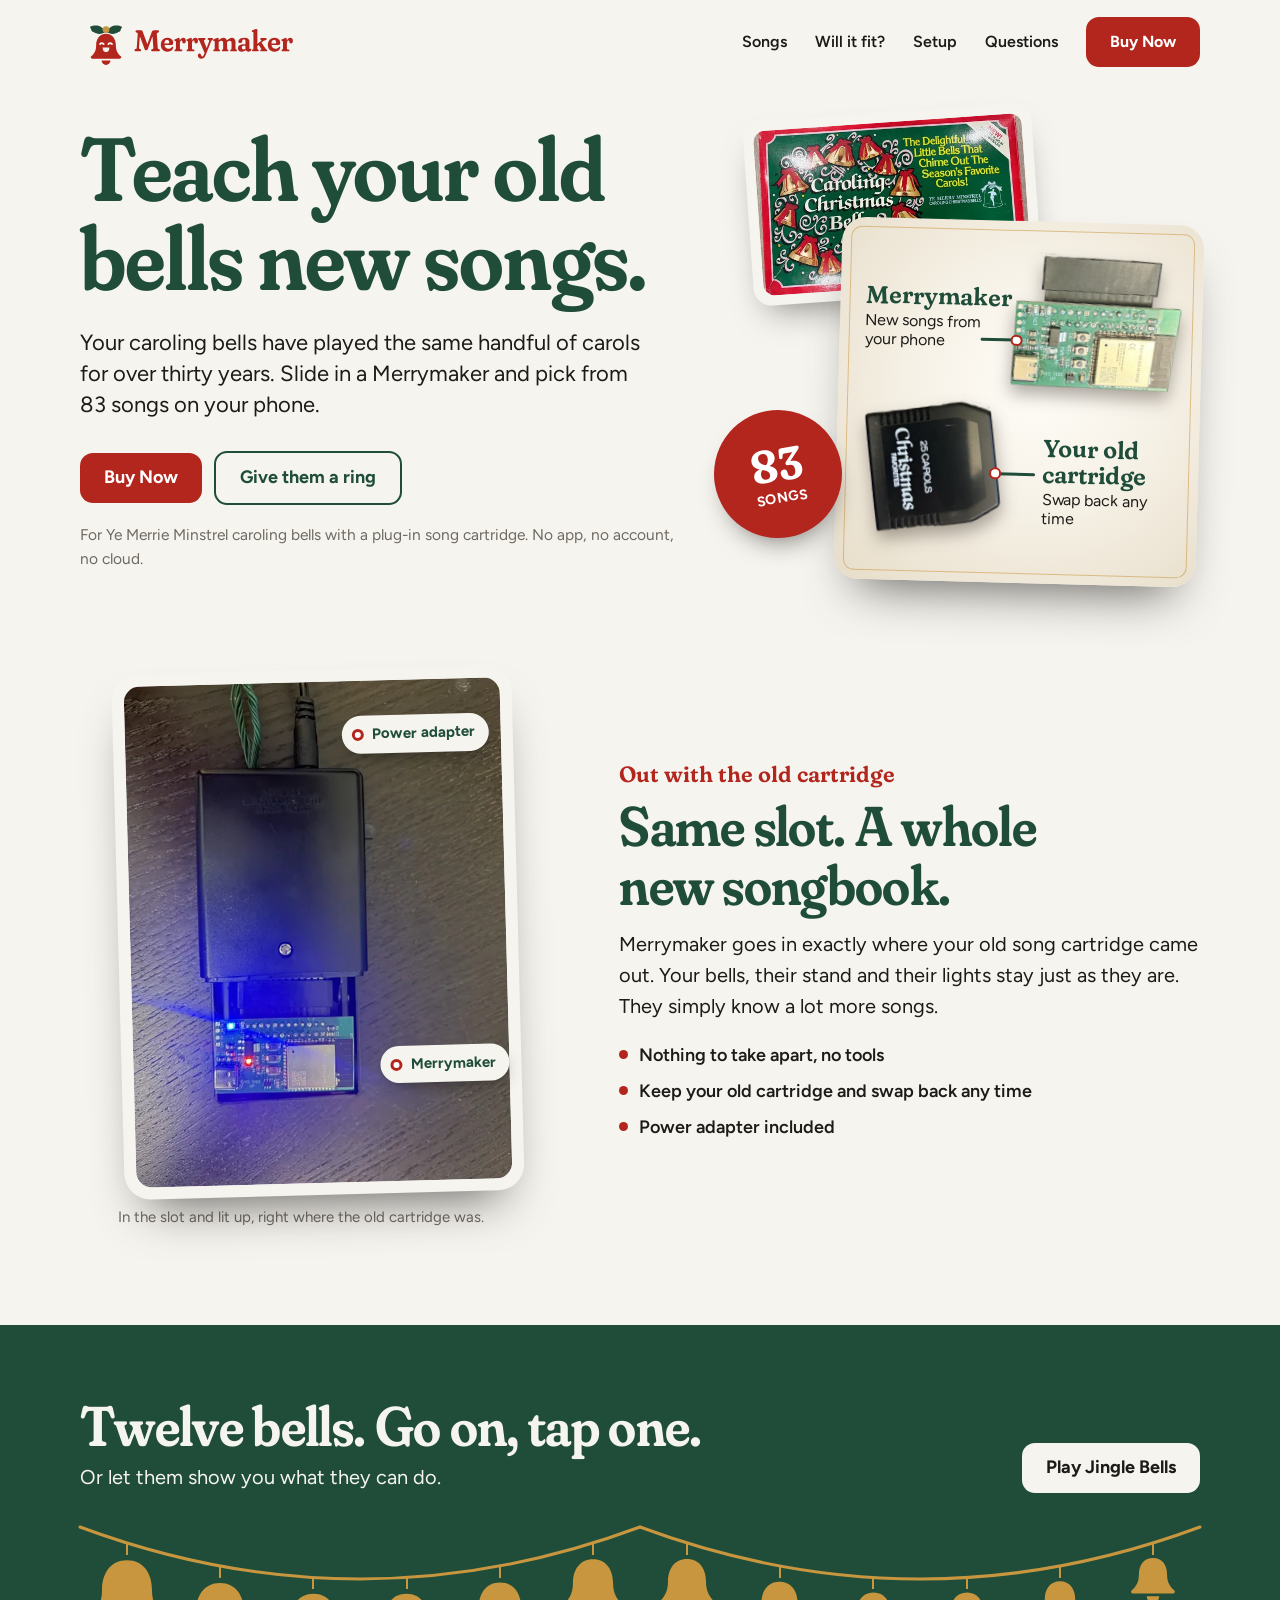
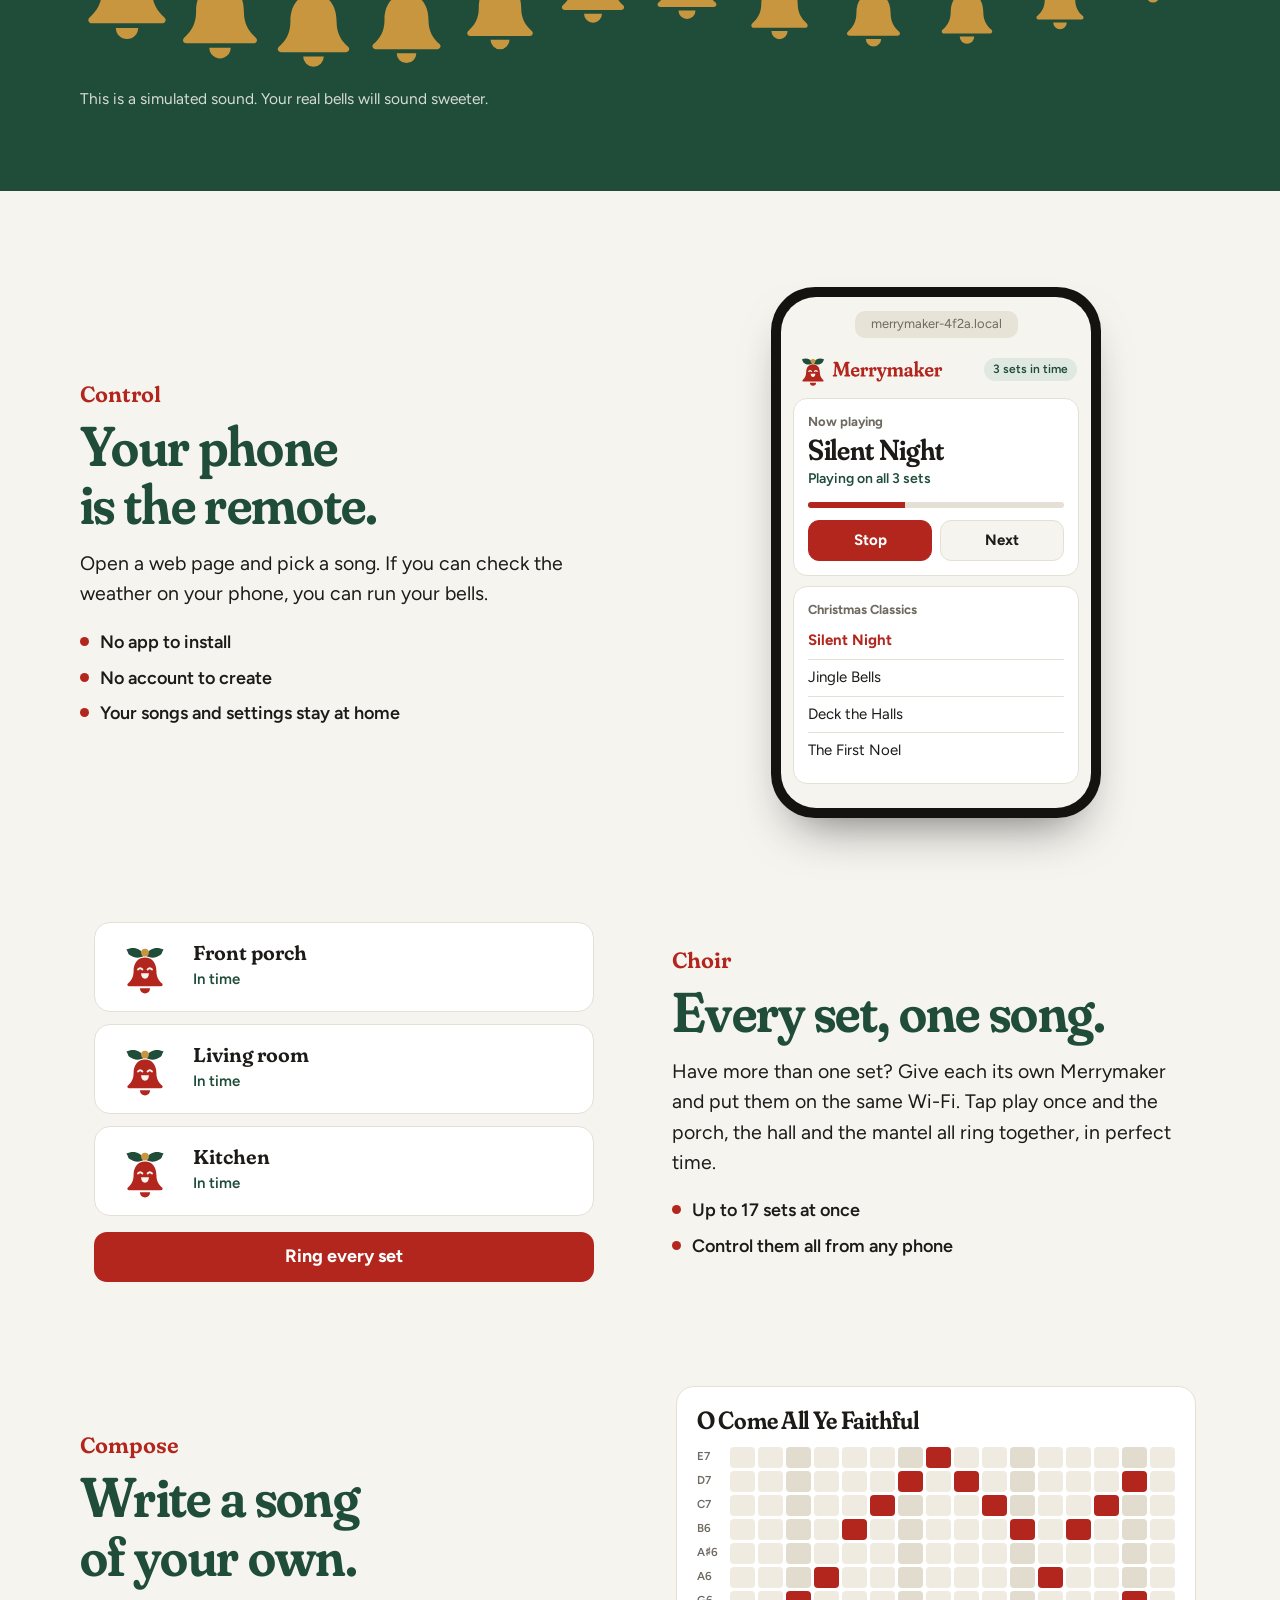
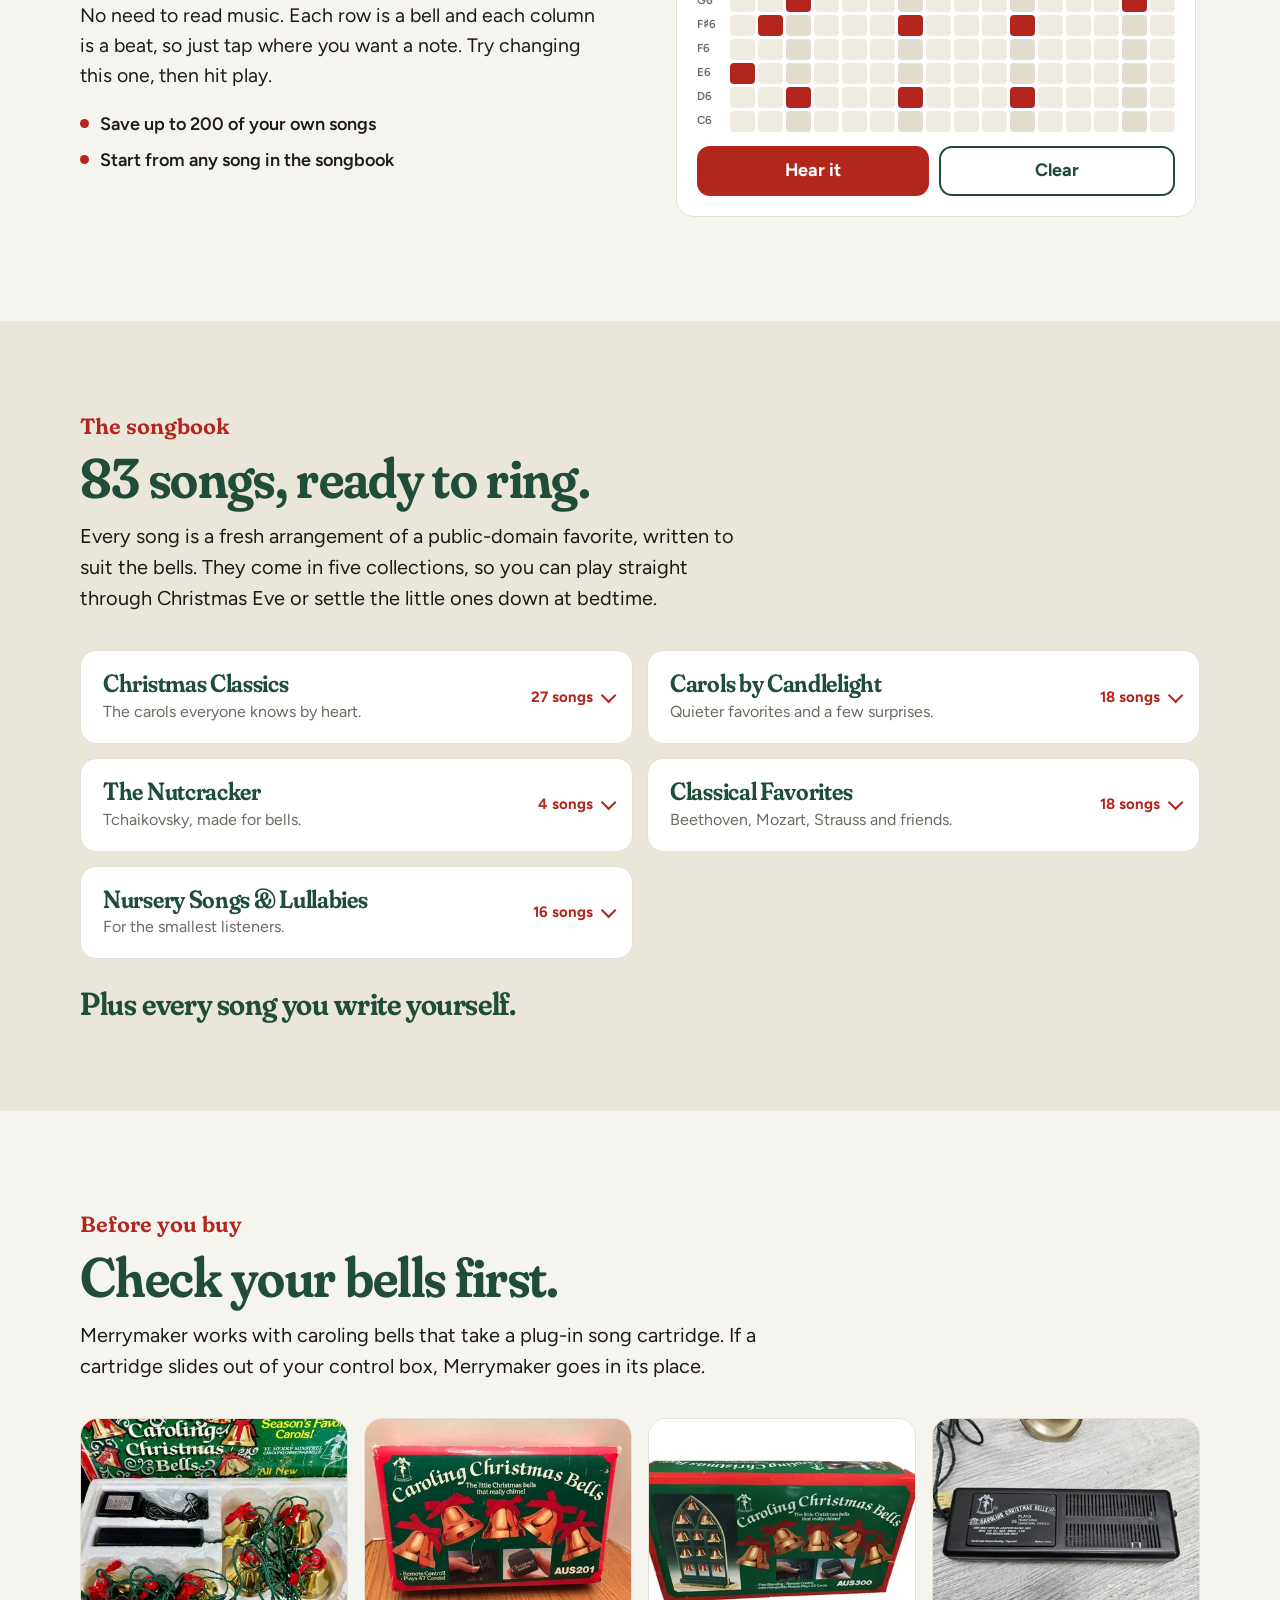
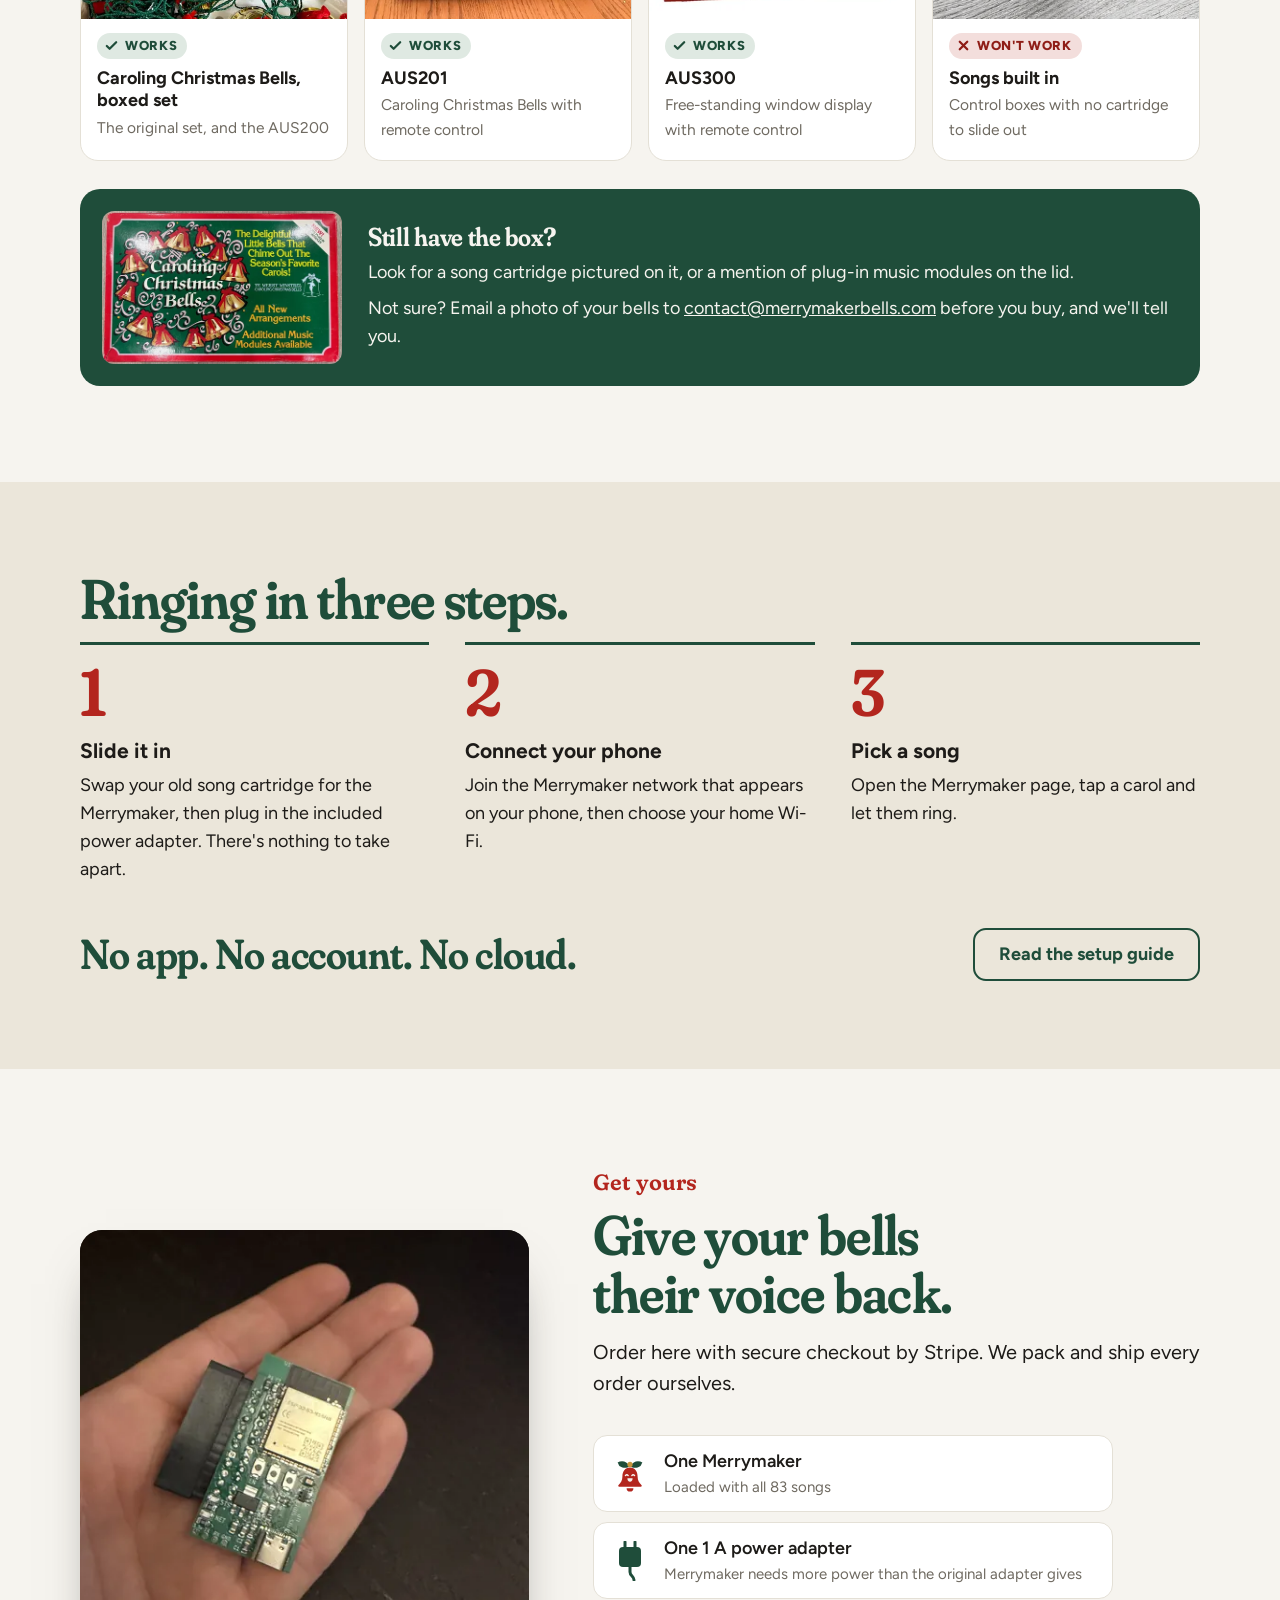
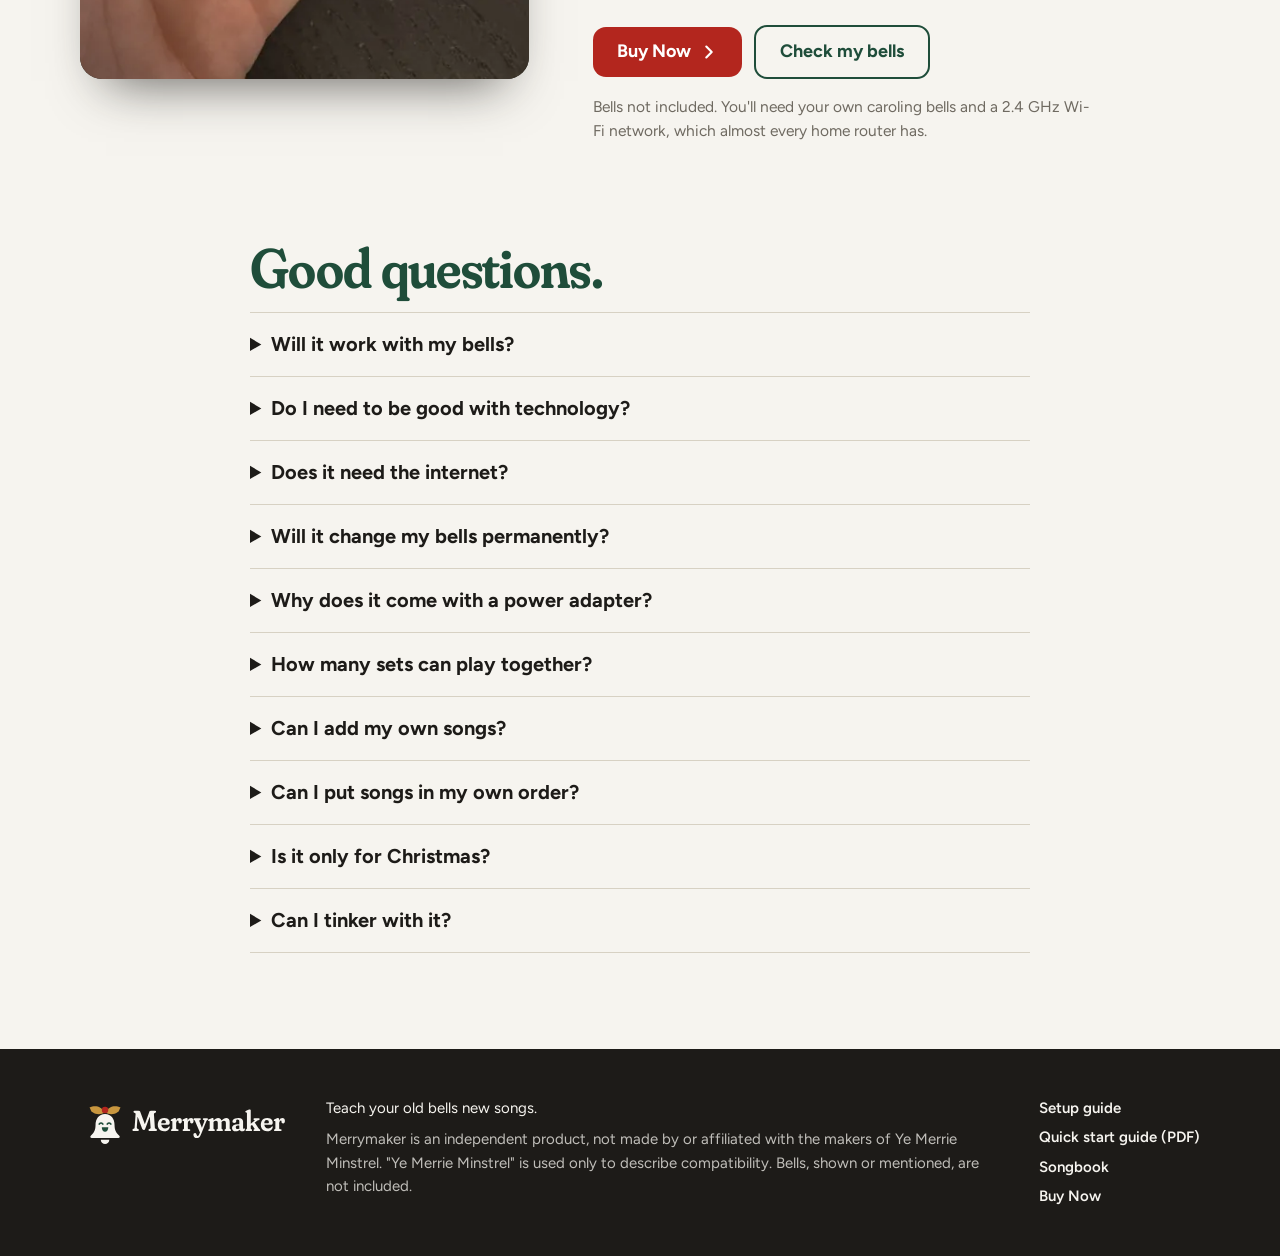
<file: index.html>
<!doctype html>
<html lang="en">
<head>
<meta charset="utf-8">
<script>(function(w,d,s,l,i){w[l]=w[l]||[];w[l].push({'gtm.start':new Date().getTime(),event:'gtm.js'});var f=d.getElementsByTagName(s)[0],j=d.createElement(s),dl=l!='dataLayer'?'&l='+l:'';j.async=true;j.src='https://www.googletagmanager.com/gtm.js?id='+i+dl;f.parentNode.insertBefore(j,f);})(window,document,'script','dataLayer','GTM-5VJ4SF43');</script>
<meta name="viewport" content="width=device-width,initial-scale=1">
<title>Merrymaker: teach your old bells new songs</title>
<meta name="description" content="Merrymaker slides into your Ye Merrie Minstrel caroling bells in place of the old song cartridge. 83 songs, played from your phone. No app, no account, no cloud.">
<link rel="canonical" href="https://merrymakerbells.com/">
<meta name="theme-color" content="#1f4d3a">
<meta property="og:type" content="website">
<meta property="og:url" content="https://merrymakerbells.com/">
<meta property="og:title" content="Merrymaker: teach your old bells new songs">
<meta property="og:description" content="83 songs for your caroling bells, played from your phone. No app, no account, no cloud.">
<meta property="og:image" content="https://merrymakerbells.com/img/share.jpg">
<meta name="twitter:card" content="summary_large_image">
<link rel="icon" href="/img/favicon.svg" type="image/svg+xml">
<link rel="apple-touch-icon" href="/apple-touch-icon.png">
<link rel="preload" href="/fonts/fraunces.woff2" as="font" type="font/woff2" crossorigin>
<link rel="stylesheet" href="/site.css">
<style>
/* Hero */
.hero{display:grid;grid-template-columns:1.15fr .85fr;align-items:center;gap:56px;padding-top:28px;padding-bottom:88px}
.hero h1{font-size:clamp(48px,7vw,94px);line-height:1;color:var(--evergreen);margin-bottom:24px}
.hero .lede{font-size:22px;line-height:1.42;max-width:26em;margin-bottom:30px}
.cta{display:flex;flex-wrap:wrap;gap:12px;align-items:center}
.hero .fine{margin-top:18px}
.hero-photo{position:relative;justify-self:center;width:min(100%,480px);aspect-ratio:1/1.04}
/* Hero panel: the box lid behind a cream spotlight with the two cutouts, as in product graphic 01 */
.hero-lid{position:absolute;left:0;top:0;width:64%;aspect-ratio:2400/1533;background:var(--paper);padding:2.2%;border-radius:18px;box-shadow:0 18px 34px -16px rgba(29,27,24,.55);transform:rotate(-4deg)}
.hero-lid img{width:100%;height:100%;border-radius:12px;object-fit:cover}
.stage{position:absolute;right:0;bottom:0;width:80%;aspect-ratio:1;border-radius:24px;overflow:hidden;container-type:inline-size;background:radial-gradient(circle at 55% 45%,#fffdf8 0%,#f6f1e6 45%,#e6dcc8 100%);box-shadow:0 28px 50px -24px rgba(29,27,24,.7);transform:rotate(1.5deg)}
.stage::before{content:"";position:absolute;inset:2.4cqw;border:.4cqw solid rgba(200,150,62,.55);border-radius:3cqw}
.stage .cut{position:absolute;height:auto;filter:drop-shadow(0 2.6cqw 2.4cqw rgba(40,30,20,.38))}
.stage .board{left:48cqw;top:9cqw;width:46cqw;transform:rotate(5deg)}
.stage .cart{left:9cqw;top:50cqw;width:35cqw;transform:rotate(-7deg)}
.sl{position:absolute;transform:translateY(-50%);color:var(--ink)}
.sl b{display:block;font-family:var(--font-display);font-size:6.8cqw;line-height:1.02;font-weight:620;color:var(--evergreen);font-variation-settings:"SOFT" 100,"opsz" 60}
.sl span{display:block;font-size:4.4cqw;line-height:1.2;margin-top:1cqw}
.sl.m{left:7cqw;top:27cqw;width:38cqw}
.sl.c{left:57cqw;top:72cqw;width:36cqw}
.slead{position:absolute;height:.7cqw;background:var(--evergreen);transform:translateY(-50%);border-radius:1cqw}
.slead::after{content:"";position:absolute;top:50%;width:3.2cqw;height:3.2cqw;border-radius:50%;background:#fff;border:.8cqw solid var(--cardinal);transform:translateY(-50%);box-sizing:border-box}
.slead.m{left:39cqw;width:10cqw;top:33cqw}.slead.m::after{right:-1.6cqw}
.slead.c{left:44cqw;width:11cqw;top:70cqw}.slead.c::after{left:-1.6cqw}
.seal{position:absolute;left:-34px;bottom:44px;width:128px;height:128px;border-radius:50%;background:var(--cardinal);color:#fff;display:grid;place-content:center;text-align:center;transform:rotate(-10deg);box-shadow:0 14px 26px -12px rgba(29,27,24,.6);line-height:1}
.seal b{font-family:var(--font-display);font-size:46px;font-weight:650;font-variation-settings:"opsz" 144}
.seal span{font-size:14px;font-weight:700;letter-spacing:.04em;text-transform:uppercase;margin-top:4px}
.note-float{position:absolute;width:40px;opacity:0;animation:float 5s ease-out infinite}
.note-float.n1{right:-18px;top:16%;fill:var(--cardinal)}
.note-float.n2{right:-36px;top:40%;fill:var(--brass);animation-delay:1.7s}
.note-float.n3{left:-28px;top:20%;fill:var(--evergreen);animation-delay:3.3s}
@keyframes float{0%{opacity:0;transform:translateY(24px) rotate(-8deg)}18%{opacity:1}75%{opacity:.9}100%{opacity:0;transform:translateY(-70px) rotate(10deg)}}

/* Swap */
.swap{display:grid;grid-template-columns:.9fr 1.1fr;gap:64px;align-items:center;padding-bottom:96px}
.swap figure{justify-self:center;width:min(100%,400px)}
.swap .frame{position:relative;background:var(--paper);padding:12px;border-radius:26px;box-shadow:0 28px 50px -24px rgba(29,27,24,.7);transform:rotate(-1.5deg)}
.swap .photo{aspect-ratio:3/4;border-radius:16px;box-shadow:none}
.tag{position:absolute;display:flex;align-items:center;gap:8px;background:var(--paper);color:var(--evergreen);font-weight:700;font-size:15px;padding:7px 14px 7px 10px;border-radius:999px;box-shadow:0 8px 18px -6px rgba(0,0,0,.45);white-space:nowrap}
.tag::before{content:"";width:12px;height:12px;border-radius:50%;background:#fff;border:3px solid var(--cardinal);box-sizing:border-box;flex:none}
.tag.t1{right:6%;top:9%}
.tag.t2{right:3%;top:72%}
.ticks{margin-top:20px;display:grid;gap:8px;font-weight:600}
.ticks li{display:flex;gap:11px;align-items:baseline}
.ticks li::before{content:"";flex:none;width:9px;height:9px;border-radius:50%;background:var(--cardinal);transform:translateY(-2px)}
.swap p.body{font-size:20px;max-width:30em}

/* Garland demo */
.demo{background:var(--evergreen);color:var(--paper);padding:72px 0 80px}
.demo-head{display:flex;justify-content:space-between;align-items:flex-end;gap:24px 32px;flex-wrap:wrap;margin-bottom:34px}
.demo-head h2{margin-bottom:6px}
.demo-head p{font-size:20px}
.garland{display:grid;grid-template-columns:1fr 1fr}
.swag{position:relative;height:160px}
.swag svg.wire{position:absolute;inset:0 0 auto 0;width:100%;height:52px;overflow:visible;fill:none;stroke:var(--brass);stroke-width:3;stroke-linecap:round}
.swag .row{position:absolute;inset:0;display:grid;grid-template-columns:repeat(6,1fr)}
.ringer{position:relative;display:flex;flex-direction:column;align-items:center;height:100%;padding-top:var(--drop);min-height:44px;touch-action:manipulation}
.ringer::before{content:"";width:2px;height:12px;background:var(--brass)}
.ringer svg{width:var(--size);fill:var(--brass);transform-origin:50% 8%;transition:fill .12s}
.ringer:hover svg{fill:#e0b35f}
.ringer.ring svg{animation:ring .62s ease-out;fill:var(--paper)}
@keyframes ring{0%{transform:rotate(0)}18%{transform:rotate(-17deg)}42%{transform:rotate(13deg)}68%{transform:rotate(-7deg)}100%{transform:rotate(0)}}

/* Features */
.features{padding-top:96px}
.feature{display:grid;grid-template-columns:1fr 1fr;gap:64px;align-items:center;padding-bottom:104px}
.feature:nth-child(even) .visual{order:-1}
.feature>div>p:not(.kicker){font-size:19.5px;max-width:29em}
.visual{display:flex;justify-content:center;min-width:0}

.phone{width:min(330px,100%);background:#14130f;border-radius:44px;padding:10px;box-shadow:0 26px 50px -24px rgba(29,27,24,.65)}
.screen{background:var(--paper);border-radius:35px;overflow:hidden;font-size:15px;line-height:1.45;padding-bottom:14px}
.urlbar{padding:14px 18px 8px;display:flex;justify-content:center}
.urlbar span{background:#e8e3d7;border-radius:10px;padding:4px 16px;font-size:13px;color:var(--stone)}
.apphead{display:flex;align-items:center;justify-content:space-between;gap:6px;padding:6px 14px 10px}
.apphead img{height:36px;width:auto}
.pill{font-size:12px;font-weight:600;color:var(--evergreen);background:#dfe9e2;border-radius:99px;padding:3px 9px;white-space:nowrap}
.scard{background:var(--card);border:1px solid var(--line);border-radius:14px;padding:14px;margin:0 12px 10px}
.scard h3{font-size:13px;font-weight:700;color:var(--stone);margin-bottom:3px}
.song-now{font-size:29px;line-height:1.1}
.sub{color:var(--evergreen);font-weight:600;font-size:14px;margin-top:3px}
.bar{height:6px;background:var(--line);border-radius:9px;margin-top:12px;overflow:hidden}
.bar i{display:block;height:100%;width:38%;background:var(--cardinal)}
.pbtns{display:flex;gap:8px;margin-top:12px}
.pbtn{flex:1;text-align:center;font-weight:700;padding:9px;border-radius:11px;background:var(--paper);border:1px solid var(--line)}
.pbtn.p{background:var(--cardinal);border-color:var(--cardinal);color:#fff}
.list li{display:flex;justify-content:space-between;padding:7px 0;border-top:1px solid var(--line)}
.list li:first-child{border-top:0;color:var(--cardinal);font-weight:700}
.list small{color:var(--stone);font-size:13px}

.rooms{width:100%;max-width:500px;display:grid;gap:12px}
.room{display:flex;align-items:center;gap:18px;background:var(--card);border:1px solid var(--line);border-radius:16px;padding:14px 20px}
.room img{width:60px;height:60px;transform-origin:50% 26%}
.room.ring img{animation:ring .9s ease-out}
.room b{display:block;font-size:20px;font-family:var(--font-display);font-weight:620;font-variation-settings:"opsz" 30;line-height:1.2}
.room span{color:var(--evergreen);font-weight:600;font-size:15px}
.rooms .btn{margin-top:4px;width:100%}

.composer{width:100%;max-width:520px;background:var(--card);border:1px solid var(--line);border-radius:18px;padding:20px}
.composer h3{font-size:25px;line-height:1.1;margin-bottom:12px}
.roll{display:grid;grid-template-columns:30px repeat(16,1fr);gap:3px;align-items:center}
.roll span{font-size:11.5px;font-weight:600;color:var(--stone)}
.cell{display:block;height:21px;width:100%;border-radius:4px;background:#efebe1;transition:background .1s}
.cell.beat{background:#e2dccf}
.cell:hover{background:#d7cfbd}
.cell[aria-pressed="true"]{background:var(--cardinal)}
.cell.now{box-shadow:inset 0 0 0 2px var(--evergreen)}
.composer .tools{display:flex;gap:10px;margin-top:14px}
.composer .tools .btn{flex:1;padding:9px 12px;min-height:46px}

/* Songs */
.songs{background:var(--paper-deep);padding:88px 0}
.colls{display:grid;grid-template-columns:1fr 1fr;gap:14px;align-items:start}
.coll{background:var(--card);border:1px solid var(--line);border-radius:16px}
.coll summary{cursor:pointer;list-style:none;display:grid;grid-template-columns:1fr auto;gap:2px 16px;padding:18px 20px 18px 22px}
.coll summary::-webkit-details-marker{display:none}
.coll-name{font-size:25px;line-height:1.15;color:var(--evergreen)}
.coll-blurb{grid-column:1;color:var(--stone);font-size:16px}
.coll-count{grid-column:2;grid-row:1/3;align-self:center;font-weight:700;font-size:15px;color:var(--cardinal);white-space:nowrap;display:flex;align-items:center;gap:8px}
.coll-count::after{content:"";width:9px;height:9px;border-right:2.5px solid currentColor;border-bottom:2.5px solid currentColor;transform:rotate(45deg) translateY(-3px);transition:transform .15s}
.coll[open] .coll-count::after{transform:rotate(-135deg) translateX(-2px)}
.coll-list{columns:2;column-gap:24px;padding:4px 22px 20px;font-size:16px;border-top:1px solid var(--line);padding-top:14px;margin:0 0}
.coll-list li{padding:3px 0;break-inside:avoid;line-height:1.3}
.songs .plus{margin-top:26px;font-size:clamp(24px,2.6vw,32px);line-height:1.2;color:var(--evergreen)}
.songs .fine{margin-top:8px;max-width:44em}

/* Fit */
.fit{padding-top:96px;padding-bottom:96px}
.sets{display:grid;grid-template-columns:repeat(4,1fr);gap:16px}
.set{background:var(--card);border:1px solid var(--line);border-radius:18px;overflow:hidden;display:flex;flex-direction:column}
.set .pic{aspect-ratio:4/3;min-height:0;overflow:hidden;background:#eee9de}
.set .pic img{width:100%;height:100%;object-fit:cover}
.set div.t{padding:14px 16px 18px}
.verdict{display:inline-flex;align-items:center;gap:6px;font-weight:800;font-size:13px;letter-spacing:.05em;text-transform:uppercase;border-radius:99px;padding:3px 10px 3px 7px;margin-bottom:8px}
.verdict svg{width:15px;height:15px}
.yes .verdict{background:#dfe9e2;color:var(--evergreen)}
.no .verdict{background:#f3dedc;color:var(--cardinal-dark)}
.no .pic img{filter:saturate(.55)}
.set h3{font-size:18px;line-height:1.25;margin-bottom:4px}
.set p{font-size:15.5px;color:var(--stone)}
.clue{margin-top:28px;display:grid;grid-template-columns:auto 1fr;gap:26px;align-items:center;background:var(--evergreen);color:var(--paper);border-radius:20px;padding:22px 28px 22px 22px}
.clue img{width:240px;border-radius:12px}
.clue h3{font-size:26px;line-height:1.15;margin-bottom:6px}
.clue p+p{margin-top:8px}

/* Setup teaser */
.steps-sec{background:var(--paper-deep);padding:88px 0}
.steps{display:grid;grid-template-columns:repeat(3,1fr);gap:36px;counter-reset:s;margin-top:8px}
.steps li{counter-increment:s;border-top:3px solid var(--evergreen);padding-top:14px}
.steps li::before{content:counter(s);display:block;font-family:var(--font-display);font-weight:620;font-size:66px;line-height:1;color:var(--cardinal);font-variation-settings:"opsz" 144;margin-bottom:10px}
.steps h3{font-size:21px;margin-bottom:4px}
.steps-foot{margin-top:44px;display:flex;flex-wrap:wrap;gap:16px 32px;align-items:center;justify-content:space-between}
.promise{font-size:clamp(28px,3.4vw,42px);line-height:1.15;color:var(--evergreen)}

/* Buy */
.buy{padding-top:96px;padding-bottom:96px;display:grid;grid-template-columns:.85fr 1.15fr;gap:64px;align-items:center}
.buy .photo{aspect-ratio:1;width:min(100%,460px);justify-self:center}
.inbox{margin:6px 0 26px;display:grid;gap:10px;max-width:520px}
.inbox li{display:flex;gap:14px;align-items:center;background:var(--card);border:1px solid var(--line);border-radius:14px;padding:12px 16px;font-weight:600}
.inbox li img,.inbox li svg{width:40px;height:40px;flex:none}
.inbox li small{display:block;font-weight:400;color:var(--stone);font-size:15px}
.buy .fine{margin-top:16px;max-width:32em}

/* FAQ */
.faq{padding-bottom:96px}
.faq details{border-top:1px solid #d7d1c3}
.faq details:last-of-type{border-bottom:1px solid #d7d1c3}
.faq summary{cursor:pointer;font-weight:700;font-size:20px;padding:16px 0;list-style-position:inside}
.faq details p{padding:0 0 18px;max-width:40em}
.faq details p+p{margin-top:-6px}

@media (max-width:1000px){
  .sets{grid-template-columns:1fr 1fr}
}
@media (max-width:900px){
  .hero{grid-template-columns:1fr;gap:40px;padding-top:12px;padding-bottom:64px}
  .hero-photo{width:min(84%,380px)}
  .seal{width:104px;height:104px;left:-26px}
  .seal b{font-size:38px}
  .seal span{font-size:12px}
  .swap,.feature,.buy{grid-template-columns:1fr;gap:34px}
  .feature{padding-bottom:76px}
  .feature:nth-child(even) .visual{order:0}
  .swap{padding-bottom:72px}
  .swap figure{width:min(80%,360px)}
  .tag{font-size:13px;padding:6px 11px 6px 8px;gap:6px}
  .garland{grid-template-columns:1fr;gap:6px}
  .colls{grid-template-columns:1fr}
  .steps{grid-template-columns:1fr;gap:26px}
  .buy{padding-top:64px;padding-bottom:64px}
  .buy .photo{order:2}
}
@media (max-width:640px){
  .hero h1{font-size:46px}
  .hero .lede{font-size:19.5px}
  .cta .btn{flex:1 1 100%}
  .demo{padding:52px 0 56px}
  .demo-head .btn{width:100%}
  .swag{height:128px}
  .features,.fit{padding-top:64px}
  .fit{padding-bottom:64px}
  .songs,.steps-sec{padding:60px 0}
  .composer{padding:14px}
  .roll{gap:2px;grid-template-columns:26px repeat(16,1fr)}
  .roll span{font-size:10.5px}
  .cell{height:24px;border-radius:3px}
  .coll-list{columns:1}
  .coll-name{font-size:22px}
  .sets{grid-template-columns:1fr}
  .set{flex-direction:row}
  .set .pic{flex:0 0 38%;aspect-ratio:auto}
  .set div.t{padding:12px 14px}
  .clue{grid-template-columns:1fr;padding:18px}
  .clue img{width:100%}
  .faq summary{font-size:18px}
}
@media (prefers-reduced-motion:reduce){
  .note-float{animation:none;opacity:1}
  .stage,.hero-lid,.swap .frame{transform:none}
  .ringer.ring svg,.room.ring img{animation:none}
}
</style>
</head>
<body>
<noscript><iframe src="https://www.googletagmanager.com/ns.html?id=GTM-5VJ4SF43" height="0" width="0" style="display:none;visibility:hidden"></iframe></noscript>
<a class="skip" href="#main">Skip to content</a>

<header class="wrap topnav">
  <a class="home" href="/" aria-label="Merrymaker home"><img src="/img/lockup-horizontal.svg" alt="Merrymaker" width="220" height="52"></a>
  <nav aria-label="Main"><ul>
    <li><a href="#songs">Songs</a></li>
    <li><a href="#fit">Will it fit?</a></li>
    <li><a href="/setup/">Setup</a></li>
    <li><a href="#faq">Questions</a></li>
    <li><a class="btn primary" href="/buy/">Buy Now</a></li>
  </ul></nav>
</header>

<main id="main">
  <section class="wrap hero">
    <div>
      <h1 class="display">Teach your old bells new songs.</h1>
      <p class="lede">Your caroling bells have played the same handful of carols for over thirty years. Slide in a Merrymaker and pick from 83 songs on your phone.</p>
      <div class="cta"><a class="btn primary" href="/buy/">Buy Now</a><a class="btn quiet" href="#try">Give them a ring</a></div>
      <p class="fine">For Ye Merrie Minstrel caroling bells with a plug-in song cartridge. No app, no account, no cloud.</p>
    </div>
    <div class="hero-photo">
      <div class="hero-lid"><img src="/img/box-lid-500.webp" srcset="/img/box-lid-500.webp 500w, /img/box-lid-1000.webp 1000w" sizes="(max-width:900px) 54vw, 310px" width="2400" height="1533" alt=""></div>
      <div class="stage" role="img" aria-label="A Merrymaker board beside the original song cartridge it replaces">
        <img class="cut cart" src="/img/cut-cartridge-300.webp" srcset="/img/cut-cartridge-300.webp 300w, /img/cut-cartridge-600.webp 600w" sizes="(max-width:900px) 24vw, 135px" width="1021" height="1036" alt="">
        <img class="cut board" src="/img/cut-board-400.webp" srcset="/img/cut-board-400.webp 400w, /img/cut-board-800.webp 800w" sizes="(max-width:900px) 32vw, 180px" width="1200" height="992" alt="" fetchpriority="high">
        <div class="sl m"><b>Merrymaker</b><span>New songs from your phone</span></div><div class="slead m"></div>
        <div class="sl c"><b>Your old cartridge</b><span>Swap back any time</span></div><div class="slead c"></div>
      </div>
      <div class="seal" aria-hidden="true"><b>83</b><span>songs</span></div>
      <svg class="note-float n1" viewBox="0 0 24 24" aria-hidden="true"><path d="M18 3v12.2A3.8 3.8 0 1 1 15.5 12V6.5L9 8v9.2A3.8 3.8 0 1 1 6.5 14V5.5z"/></svg>
      <svg class="note-float n2" viewBox="0 0 24 24" aria-hidden="true"><path d="M18 3v12.2A3.8 3.8 0 1 1 15.5 12V6.5L9 8v9.2A3.8 3.8 0 1 1 6.5 14V5.5z"/></svg>
      <svg class="note-float n3" viewBox="0 0 24 24" aria-hidden="true"><path d="M18 3v12.2A3.8 3.8 0 1 1 15.5 12V6.5L9 8v9.2A3.8 3.8 0 1 1 6.5 14V5.5z"/></svg>
    </div>
  </section>

  <section class="wrap swap" aria-labelledby="swap-title">
    <figure>
      <div class="frame">
        <div class="photo"><img src="/img/installed-900.webp" srcset="/img/installed-480.webp 480w, /img/installed-900.webp 900w" sizes="(max-width:900px) 80vw, 400px" width="1500" height="2000" alt="A Merrymaker glowing blue, seated in the cartridge slot of a caroling bells control box" loading="lazy"></div>
        <span class="tag t1" aria-hidden="true">Power adapter</span>
        <span class="tag t2" aria-hidden="true">Merrymaker</span>
      </div>
      <figcaption class="photo-cap">In the slot and lit up, right where the old cartridge was.</figcaption>
    </figure>
    <div>
      <p class="kicker">Out with the old cartridge</p>
      <h2 class="title display" id="swap-title">Same slot. A whole new songbook.</h2>
      <p class="body">Merrymaker goes in exactly where your old song cartridge came out. Your bells, their stand and their lights stay just as they are. They simply know a lot more songs.</p>
      <ul class="ticks"><li>Nothing to take apart, no tools</li><li>Keep your old cartridge and swap back any time</li><li>Power adapter included</li></ul>
    </div>
  </section>

  <section class="demo on-dark" id="try" aria-labelledby="try-title">
    <div class="wrap">
      <div class="demo-head">
        <div><h2 class="title display" id="try-title">Twelve bells. Go on, tap one.</h2><p>Or let them show you what they can do.</p></div>
        <button class="btn light" id="play-song" type="button">Play Jingle Bells</button>
      </div>
      <div class="garland" id="garland"></div>
      <p class="fine">This is a simulated sound. Your real bells will sound sweeter.</p>
    </div>
  </section>

  <div class="wrap features" id="features">
    <article class="feature">
      <div>
        <p class="kicker">Control</p>
        <h2 class="title display">Your phone is the remote.</h2>
        <p>Open a web page and pick a song. If you can check the weather on your phone, you can run your bells.</p>
        <ul class="ticks"><li>No app to install</li><li>No account to create</li><li>Your songs and settings stay at home</li></ul>
      </div>
      <figure class="visual" aria-label="The Merrymaker page on a phone, showing Silent Night playing">
        <div class="phone" aria-hidden="true"><div class="screen">
          <div class="urlbar"><span>merrymaker-4f2a.local</span></div>
          <div class="apphead"><img src="/img/lockup-horizontal.svg" alt=""><span class="pill">3 sets in time</span></div>
          <div class="scard"><h3>Now playing</h3><p class="display song-now">Silent Night</p><p class="sub">Playing on all 3 sets</p><div class="bar"><i></i></div><div class="pbtns"><span class="pbtn p">Stop</span><span class="pbtn">Next</span></div></div>
          <div class="scard"><h3>Christmas Classics</h3><ul class="list"><li><span>Silent Night</span></li><li><span>Jingle Bells</span></li><li><span>Deck the Halls</span></li><li><span>The First Noel</span></li></ul></div>
        </div></div>
      </figure>
    </article>

    <article class="feature">
      <div>
        <p class="kicker">Choir</p>
        <h2 class="title display">Every set, one song.</h2>
        <p>Have more than one set? Give each its own Merrymaker and put them on the same Wi-Fi. Tap play once and the porch, the hall and the mantel all ring together, in perfect time.</p>
        <ul class="ticks"><li>Up to 17 sets at once</li><li>Control them all from any phone</li></ul>
      </div>
      <div class="visual">
        <div class="rooms" id="rooms">
          <div class="room"><img src="/img/mark.svg" alt="" width="60" height="60"><div><b>Front porch</b><span>In time</span></div></div>
          <div class="room"><img src="/img/mark.svg" alt="" width="60" height="60"><div><b>Living room</b><span>In time</span></div></div>
          <div class="room"><img src="/img/mark.svg" alt="" width="60" height="60"><div><b>Kitchen</b><span>In time</span></div></div>
          <button class="btn primary" id="ring-all" type="button">Ring every set</button>
        </div>
      </div>
    </article>

    <article class="feature">
      <div>
        <p class="kicker">Compose</p>
        <h2 class="title display">Write a song of your own.</h2>
        <p>No need to read music. Each row is a bell and each column is a beat, so just tap where you want a note. Try changing this one, then hit play.</p>
        <ul class="ticks"><li>Save up to 200 of your own songs</li><li>Start from any song in the songbook</li></ul>
      </div>
      <div class="visual">
        <div class="composer">
          <h3 class="display">O Come All Ye Faithful</h3>
          <div class="roll" id="roll" role="group" aria-label="Song grid: 12 bells across 16 beats"></div>
          <div class="tools"><button class="btn primary" id="hear" type="button">Hear it</button><button class="btn quiet" id="clear" type="button">Clear</button></div>
        </div>
      </div>
    </article>
  </div>

  <section class="songs" id="songs" aria-labelledby="songs-title">
    <div class="wrap">
      <p class="kicker">The songbook</p>
      <h2 class="title display" id="songs-title">83 songs, ready to ring.</h2>
      <p class="intro">Every song is a fresh arrangement of a public-domain favorite, written to suit the bells. They come in five collections, so you can play straight through Christmas Eve or settle the little ones down at bedtime.</p>
      <div class="colls">
<details class="coll"><summary><span class="coll-name display">Christmas Classics</span><span class="coll-blurb">The carols everyone knows by heart.</span><span class="coll-count">27 songs</span></summary><ul class="coll-list"><li>We Wish You a Merry Christmas</li><li>God Rest Ye Merry Gentlemen</li><li>Joy to the World</li><li>Angels We Have Heard on High</li><li>Deck the Halls</li><li>Silent Night</li><li>Jingle Bells</li><li>Here We Come a-Caroling</li><li>The First Noel</li><li>Hark! The Herald Angels Sing</li><li>Away in a Manger</li><li>O Come All Ye Faithful</li><li>The Holly and the Ivy</li><li>We Three Kings</li><li>Bring a Torch, Jeanette, Isabella</li><li>While Shepherds Watched Their Flocks</li><li>Angels from the Realms of Glory</li><li>It Came Upon the Midnight Clear</li><li>O Little Town of Bethlehem</li><li>O Holy Night</li><li>The Twelve Days of Christmas</li><li>Good King Wenceslas</li><li>O Christmas Tree</li><li>Coventry Carol</li><li>I Saw Three Ships</li><li>Ding Dong Merrily on High</li><li>Once in Royal David&#x27;s City</li></ul></details>
<details class="coll"><summary><span class="coll-name display">Carols by Candlelight</span><span class="coll-blurb">Quieter favorites and a few surprises.</span><span class="coll-count">18 songs</span></summary><ul class="coll-list"><li>Carol of the Bells</li><li>What Child Is This?</li><li>O Come, O Come, Emmanuel</li><li>Up on the Housetop</li><li>Jolly Old Saint Nicholas</li><li>Go Tell It on the Mountain</li><li>In the Bleak Midwinter</li><li>Good Christian Friends, Rejoice</li><li>Lo, How a Rose E&#x27;er Blooming</li><li>I Heard the Bells on Christmas Day</li><li>Sussex Carol</li><li>Still, Still, Still</li><li>Infant Holy, Infant Lowly</li><li>The Friendly Beasts</li><li>Pat-a-Pan</li><li>Wexford Carol</li><li>Gabriel&#x27;s Message</li><li>Masters in This Hall</li></ul></details>
<details class="coll"><summary><span class="coll-name display">The Nutcracker</span><span class="coll-blurb">Tchaikovsky, made for bells.</span><span class="coll-count">4 songs</span></summary><ul class="coll-list"><li>March</li><li>Dance of the Sugar Plum Fairy</li><li>Trepak (Russian Dance)</li><li>Waltz of the Flowers</li></ul></details>
<details class="coll"><summary><span class="coll-name display">Classical Favorites</span><span class="coll-blurb">Beethoven, Mozart, Strauss and friends.</span><span class="coll-count">18 songs</span></summary><ul class="coll-list"><li>Für Elise</li><li>Minuet in G</li><li>Scheherazade</li><li>Merry Widow Waltz</li><li>Swan Lake</li><li>Moonlight Sonata</li><li>Fantaisie-Impromptu</li><li>Air on the G String</li><li>Humoresque</li><li>Polovtsian Dances</li><li>Largo from the New World Symphony</li><li>Tchaikovsky Piano Concerto No. 1</li><li>Jesu, Joy of Man&#x27;s Desiring</li><li>Morning Mood from Peer Gynt</li><li>The Skaters&#x27; Waltz</li><li>Eine kleine Nachtmusik</li><li>Marche Militaire</li><li>Ode to Joy</li></ul></details>
<details class="coll"><summary><span class="coll-name display">Nursery Songs &amp; Lullabies</span><span class="coll-blurb">For the smallest listeners.</span><span class="coll-count">16 songs</span></summary><ul class="coll-list"><li>If You&#x27;re Happy and You Know It</li><li>Frère Jacques</li><li>This Is the Way We Wash Our Clothes</li><li>Three Blind Mice</li><li>Old MacDonald Had a Farm</li><li>Baa, Baa, Black Sheep</li><li>Hey Diddle Diddle</li><li>Hickory Dickory Dock</li><li>Alouette</li><li>Row, Row, Row Your Boat</li><li>Home! Sweet Home!</li><li>Polly Put the Kettle On</li><li>Oh Dear! What Can the Matter Be?</li><li>Twinkle, Twinkle, Little Star</li><li>Brahms&#x27; Lullaby</li><li>Toyland</li></ul></details>
      </div>
      <p class="plus display">Plus every song you write yourself.</p>
    </div>
  </section>

  <section class="wrap fit" id="fit" aria-labelledby="fit-title">
    <p class="kicker">Before you buy</p>
    <h2 class="title display" id="fit-title">Check your bells first.</h2>
    <p class="intro">Merrymaker works with caroling bells that take a plug-in song cartridge. If a cartridge slides out of your control box, Merrymaker goes in its place.</p>
    <ul class="sets">
      <li class="set yes">
        <div class="pic"><img src="/img/set-boxed-400.webp" srcset="/img/set-boxed-400.webp 400w, /img/set-boxed-700.webp 700w" sizes="(max-width:640px) 38vw, (max-width:1000px) 46vw, 280px" width="1200" height="1600" alt="The boxed Caroling Christmas Bells set, opened, with its cartridge control box" loading="lazy"></div>
        <div class="t"><span class="verdict"><svg viewBox="0 0 16 16" aria-hidden="true"><path d="M3 8.5l3 3 7-7" fill="none" stroke="currentColor" stroke-width="2.4" stroke-linecap="round" stroke-linejoin="round"/></svg>Works</span><h3>Caroling Christmas Bells, boxed set</h3><p>The original set, and the AUS200</p></div>
      </li>
      <li class="set yes">
        <div class="pic"><img src="/img/set-aus201-400.webp" srcset="/img/set-aus201-400.webp 400w, /img/set-aus201-700.webp 700w" sizes="(max-width:640px) 38vw, (max-width:1000px) 46vw, 280px" width="1441" height="1080" alt="The AUS201 Caroling Christmas Bells box" loading="lazy"></div>
        <div class="t"><span class="verdict"><svg viewBox="0 0 16 16" aria-hidden="true"><path d="M3 8.5l3 3 7-7" fill="none" stroke="currentColor" stroke-width="2.4" stroke-linecap="round" stroke-linejoin="round"/></svg>Works</span><h3>AUS201</h3><p>Caroling Christmas Bells with remote control</p></div>
      </li>
      <li class="set yes">
        <div class="pic"><img src="/img/set-aus300-400.webp" srcset="/img/set-aus300-400.webp 400w, /img/set-aus300-700.webp 700w" sizes="(max-width:640px) 38vw, (max-width:1000px) 46vw, 280px" width="1600" height="1200" alt="The AUS300 free-standing window display box" loading="lazy"></div>
        <div class="t"><span class="verdict"><svg viewBox="0 0 16 16" aria-hidden="true"><path d="M3 8.5l3 3 7-7" fill="none" stroke="currentColor" stroke-width="2.4" stroke-linecap="round" stroke-linejoin="round"/></svg>Works</span><h3>AUS300</h3><p>Free-standing window display with remote control</p></div>
      </li>
      <li class="set no">
        <div class="pic"><img src="/img/set-built-in-400.webp" srcset="/img/set-built-in-400.webp 400w, /img/set-built-in-700.webp 700w" sizes="(max-width:640px) 38vw, (max-width:1000px) 46vw, 280px" width="1200" height="1200" alt="A control box with the songs built in and no cartridge slot" loading="lazy"></div>
        <div class="t"><span class="verdict"><svg viewBox="0 0 16 16" aria-hidden="true"><path d="M4 4l8 8M12 4l-8 8" fill="none" stroke="currentColor" stroke-width="2.4" stroke-linecap="round"/></svg>Won't work</span><h3>Songs built in</h3><p>Control boxes with no cartridge to slide out</p></div>
      </li>
    </ul>
    <div class="clue on-dark">
      <img src="/img/box-lid-500.webp" srcset="/img/box-lid-500.webp 500w, /img/box-lid-1000.webp 1000w" sizes="(max-width:640px) 90vw, 240px" width="2400" height="1533" alt="The lid of a Caroling Christmas Bells box, advertising extra music modules" loading="lazy">
      <div>
        <h3 class="display">Still have the box?</h3>
        <p>Look for a song cartridge pictured on it, or a mention of plug-in music modules on the lid.</p>
        <p>Not sure? Email a photo of your bells to <a href="mailto:contact@merrymakerbells.com">contact@merrymakerbells.com</a> before you buy, and we'll tell you.</p>
      </div>
    </div>
  </section>

  <section class="steps-sec" id="setup" aria-labelledby="setup-title">
    <div class="wrap">
      <h2 class="title display" id="setup-title">Ringing in three steps.</h2>
      <ol class="steps">
        <li><h3>Slide it in</h3><p>Swap your old song cartridge for the Merrymaker, then plug in the included power adapter. There's nothing to take apart.</p></li>
        <li><h3>Connect your phone</h3><p>Join the Merrymaker network that appears on your phone, then choose your home Wi-Fi.</p></li>
        <li><h3>Pick a song</h3><p>Open the Merrymaker page, tap a carol and let them ring.</p></li>
      </ol>
      <div class="steps-foot">
        <p class="display promise">No app. No account. No cloud.</p>
        <a class="btn quiet" href="/setup/">Read the setup guide</a>
      </div>
    </div>
  </section>

  <section class="wrap buy" id="buy" aria-labelledby="buy-title">
    <div class="photo"><img src="/img/in-hand-900.webp" srcset="/img/in-hand-480.webp 480w, /img/in-hand-900.webp 900w" sizes="(max-width:900px) 92vw, 460px" width="1600" height="1600" alt="A Merrymaker resting in the palm of a hand" loading="lazy"></div>
    <div>
      <p class="kicker">Get yours</p>
      <h2 class="title display" id="buy-title">Give your bells their voice back.</h2>
      <p class="intro">Order here with secure checkout by Stripe. We pack and ship every order ourselves.</p>
      <ul class="inbox" aria-label="What's in the box">
        <li><img src="/img/mark.svg" alt="" width="40" height="40"><span>One Merrymaker<small>Loaded with all 83 songs</small></span></li>
        <li><svg viewBox="0 0 40 40" aria-hidden="true"><rect x="9" y="6" width="22" height="20" rx="4" fill="#1f4d3a"/><path d="M15 6V1M25 6V1" stroke="#1f4d3a" stroke-width="3" stroke-linecap="round"/><path d="M20 26v5c0 4 4 4 4 8" fill="none" stroke="#1f4d3a" stroke-width="3" stroke-linecap="round"/></svg><span>One 1 A power adapter<small>Merrymaker needs more power than the original adapter gives</small></span></li>
      </ul>
      <div class="cta"><a class="btn primary" href="/buy/">Buy Now<svg viewBox="0 0 20 20" aria-hidden="true"><path d="M7 4l6 6-6 6" fill="none" stroke="currentColor" stroke-width="2.4" stroke-linecap="round" stroke-linejoin="round"/></svg></a><a class="btn quiet" href="#fit">Check my bells</a></div>
      <p class="fine">Bells not included. You'll need your own caroling bells and a 2.4 GHz Wi-Fi network, which almost every home router has.</p>
    </div>
  </section>

  <section class="wrap narrow faq" id="faq" aria-labelledby="faq-title">
    <h2 class="title display" id="faq-title">Good questions.</h2>
    <details><summary>Will it work with my bells?</summary><p>Only if your set takes a removable song cartridge. See <a href="#fit">Check your bells first</a>. If you're unsure, email a photo of your bells to <a href="mailto:contact@merrymakerbells.com">contact@merrymakerbells.com</a> before you buy.</p></details>
    <details><summary>Do I need to be good with technology?</summary><p>Not at all. If you can join a Wi-Fi network on your phone, you can set it up in a few minutes. The <a href="/setup/">setup guide</a> walks you through it.</p></details>
    <details><summary>Does it need the internet?</summary><p>It needs a Wi-Fi network, but not an internet connection. Everything runs on the Merrymaker itself, and your songs and settings never leave your home. If your Wi-Fi does reach the internet, your set checks merrymakerbells.com once a day for software updates. It never installs one until you say so, and you can turn the check off.</p></details>
    <details><summary>Will it change my bells permanently?</summary><p>No. It slides in where your old cartridge goes, with no modifications. Keep your old cartridge, and you can swap it back any time.</p></details>
    <details><summary>Why does it come with a power adapter?</summary><p>Merrymaker needs a 1 A supply, which is more than the bells' original adapter provides. Use the adapter that comes with it.</p></details>
    <details><summary>How many sets can play together?</summary><p>Up to 17. Each set needs its own Merrymaker, and all of them need to be on the same Wi-Fi.</p></details>
    <details><summary>Can I add my own songs?</summary><p>Yes. The Compose page lets you write a song by tapping notes on a grid, or start from any song in the songbook and make it your own. Merrymaker keeps up to 200 of your songs.</p></details>
    <details><summary>Can I put songs in my own order?</summary><p>Yes. Make a playlist from any songs in the songbook, your own included, and drag them into the order you want. Play it once, on repeat or shuffled, and every set follows along.</p></details>
    <details><summary>Is it only for Christmas?</summary><p>Not at all. Alongside the carols there are classical favorites and nursery songs and lullabies, so the bells can ring all year round.</p></details>
    <details><summary>Can I tinker with it?</summary><p>Please do. Merrymaker has an API, so you can control the bells from your own programs. We'll publish the documentation when it's ready.</p></details>
  </section>
</main>

<footer class="on-dark">
  <div class="wrap">
    <img class="logo" src="/img/lockup-horizontal-paper.svg" alt="Merrymaker" width="212" height="50">
    <div>
      <p>Teach your old bells new songs.</p>
      <p class="dim">Merrymaker is an independent product, not made by or affiliated with the makers of Ye Merrie Minstrel. "Ye Merrie Minstrel" is used only to describe compatibility. Bells, shown or mentioned, are not included.</p>
    </div>
    <nav aria-label="Footer"><ul>
      <li><a href="/setup/">Setup guide</a></li>
      <li><a href="/merrymaker-quick-start.pdf" download>Quick start guide (PDF)</a></li>
      <li><a href="#songs">Songbook</a></li>
      <li><a href="/buy/">Buy Now</a></li>
    </ul></nav>
  </div>
</footer>

<script src="/home.js" defer></script>
</body>
</html>
</file>
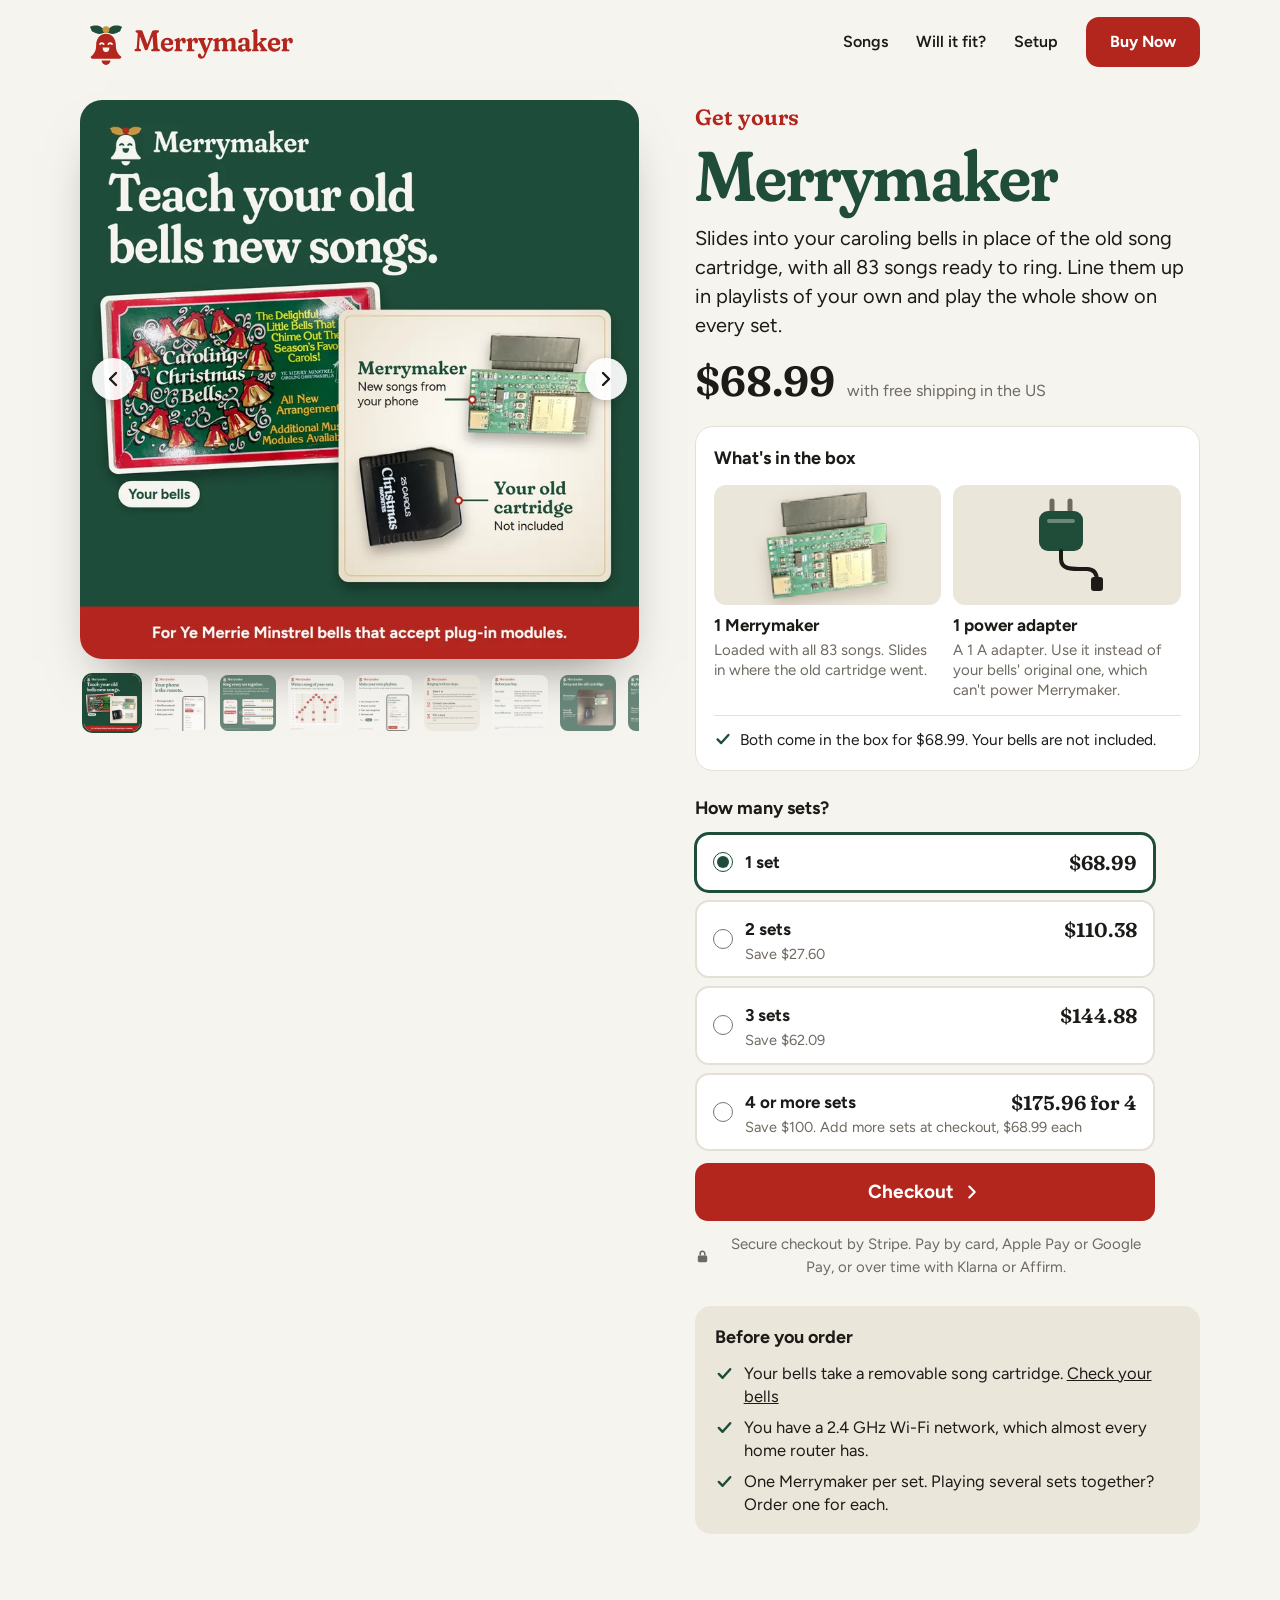
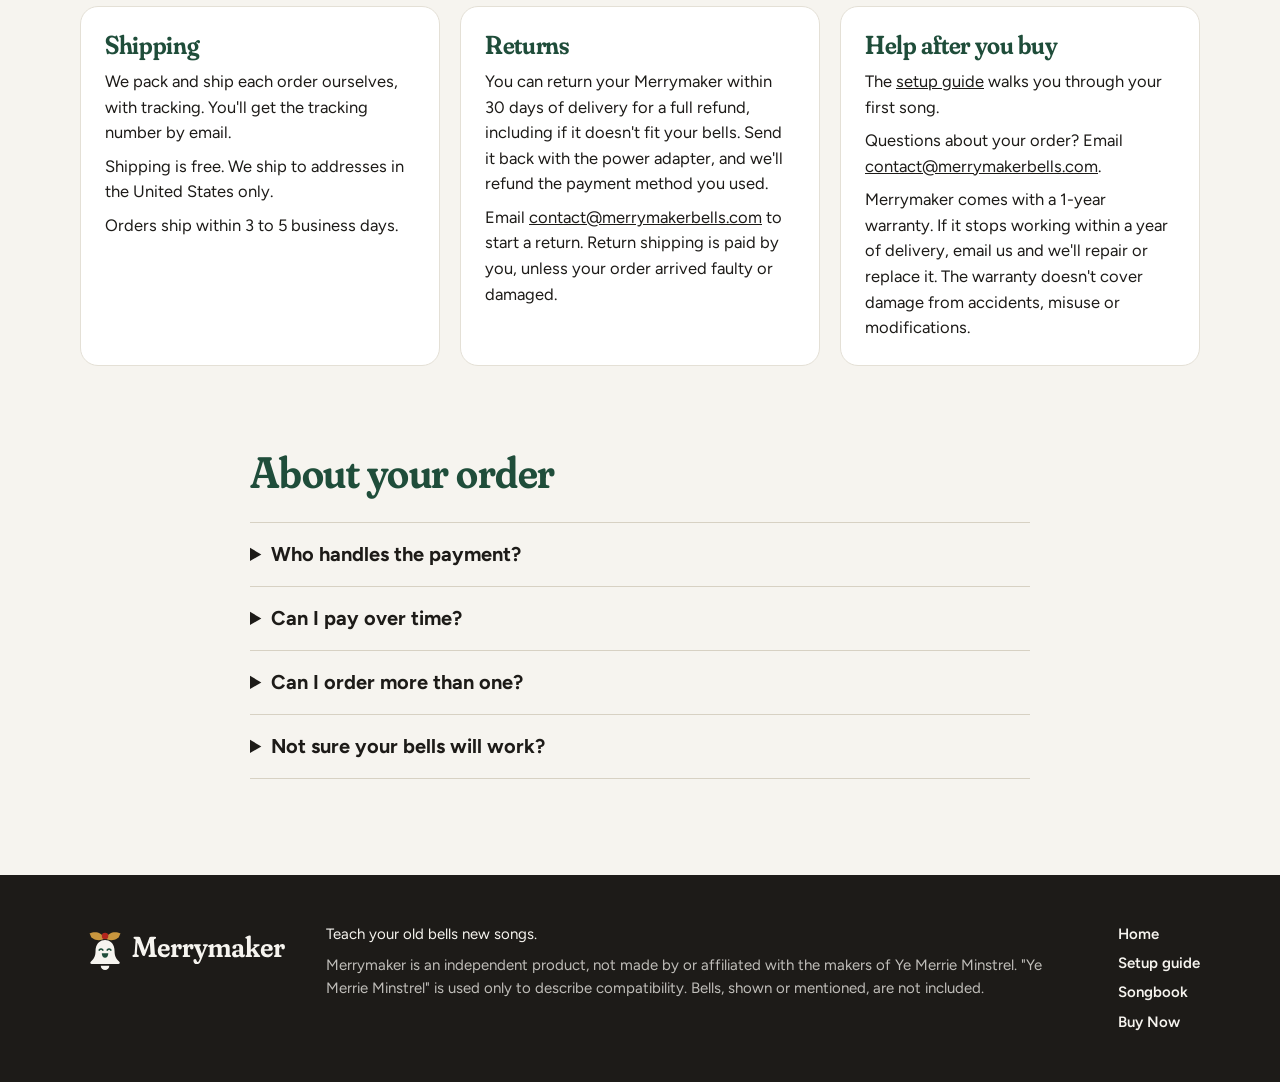
<file: buy/index.html>
<!doctype html>
<html lang="en" class="no-js">
<head>
<meta charset="utf-8">
<script>(function(w,d,s,l,i){w[l]=w[l]||[];w[l].push({'gtm.start':new Date().getTime(),event:'gtm.js'});var f=d.getElementsByTagName(s)[0],j=d.createElement(s),dl=l!='dataLayer'?'&l='+l:'';j.async=true;j.src='https://www.googletagmanager.com/gtm.js?id='+i+dl;f.parentNode.insertBefore(j,f);})(window,document,'script','dataLayer','GTM-5VJ4SF43');</script>
<meta name="viewport" content="width=device-width,initial-scale=1">
<title>Buy Merrymaker</title>

<meta name="description" content="Order a Merrymaker for your Ye Merrie Minstrel caroling bells. 83 songs, a 1 A power adapter, and secure checkout by Stripe.">
<link rel="canonical" href="https://merrymakerbells.com/buy/">
<meta name="theme-color" content="#1f4d3a">
<meta property="og:type" content="product">
<meta property="og:url" content="https://merrymakerbells.com/buy/">
<meta property="og:title" content="Buy Merrymaker">
<meta property="og:description" content="83 songs for your caroling bells, played from your phone.">
<meta property="og:image" content="https://merrymakerbells.com/img/share.jpg">
<meta name="twitter:card" content="summary_large_image">
<link rel="icon" href="/img/favicon.svg" type="image/svg+xml">
<link rel="apple-touch-icon" href="/apple-touch-icon.png">
<link rel="preload" href="/fonts/fraunces.woff2" as="font" type="font/woff2" crossorigin>
<link rel="stylesheet" href="/site.css">
<style>
.order{display:grid;grid-template-columns:minmax(0,1.05fr) minmax(0,.95fr);gap:56px;align-items:start;padding-top:16px;padding-bottom:72px}

/* Gallery: main viewer with a thumbnail strip underneath */
.gallery{position:sticky;top:16px;display:grid;gap:12px}
.viewer{position:relative}
.slides{display:flex;overflow-x:auto;scroll-snap-type:x mandatory;scrollbar-width:none;border-radius:22px;aspect-ratio:1;box-shadow:0 28px 50px -26px rgba(29,27,24,.55)}
.slides::-webkit-scrollbar{display:none}
.slide{flex:0 0 100%;scroll-snap-align:center;scroll-snap-stop:always;aspect-ratio:1}
.zoom{display:block;width:100%;height:100%;cursor:zoom-in}
.zoom img{width:100%;height:100%;object-fit:cover}
.nav{position:absolute;top:50%;transform:translateY(-50%);width:42px;height:42px;border-radius:50%;background:rgba(255,255,255,.92);box-shadow:0 2px 10px rgba(29,27,24,.25);display:grid;place-items:center;color:var(--ink)}
.nav:hover{background:#fff;color:var(--cardinal)}
.nav svg{width:20px;height:20px}
.nav.prev{left:12px}
.nav.next{right:12px}
.rail{display:grid;grid-auto-flow:column;grid-auto-columns:60px;gap:8px;overflow-x:auto;padding:2px 2px 6px;scrollbar-width:thin}
.thumb{display:block;width:60px;height:60px;border-radius:10px;overflow:hidden;border:2px solid transparent;opacity:.65;transition:opacity .12s,border-color .12s}
.thumb img{width:100%;height:100%;object-fit:cover}
.thumb:hover{opacity:1}
.thumb[aria-current]{border-color:var(--evergreen);opacity:1}
.no-js .nav{display:none}

/* Order panel */
.order h1{font-size:clamp(44px,5.5vw,72px);line-height:1.02;color:var(--evergreen);margin-bottom:12px}
.order .lede{font-size:20px;line-height:1.45;margin-bottom:20px;max-width:30em}
.price{display:flex;align-items:baseline;gap:12px;margin-bottom:22px}
.price b{font-family:var(--font-display);font-weight:620;font-size:42px;line-height:1;font-variant-numeric:lining-nums}
.price span{color:var(--stone);font-size:16px}
.box{margin:0 0 24px;border:1px solid var(--line);border-radius:18px;background:var(--card);padding:18px}
.box h2{font-size:18px;font-weight:700;margin-bottom:12px}
.box ul{display:grid;grid-template-columns:1fr 1fr;gap:12px}
.box li{display:flex;flex-direction:column;gap:4px;font-weight:700;font-size:17px;line-height:1.25}
.box .pic{display:grid;place-items:center;height:120px;border-radius:12px;background:var(--paper-deep);margin-bottom:6px;overflow:hidden}
.box .pic img{width:auto;height:auto;max-width:82%;max-height:100px;transform:rotate(-4deg);filter:drop-shadow(0 6px 8px rgba(60,40,10,.25))}
.box .pic svg{width:96px;height:96px}
.box small{font-weight:400;color:var(--stone);font-size:15px;line-height:1.35}
.box .both{margin-top:14px;padding-top:12px;border-top:1px solid var(--line);font-size:15.5px;display:flex;gap:8px;align-items:flex-start}
.box .both svg{width:18px;height:18px;flex:none;margin-top:2px;color:var(--evergreen)}
.pay{display:grid;gap:12px;max-width:460px}
.pay .btn{width:100%;font-size:19px;min-height:58px}
.pay .btn[aria-disabled="true"]{background:var(--stone);cursor:not-allowed}
.qty{border:0;margin:0;padding:0;display:grid;gap:8px}
.qty legend{font-weight:700;font-size:18px;margin-bottom:10px;padding:0}
.qty label{display:grid;grid-template-columns:auto 1fr auto;column-gap:12px;align-items:center;border:2px solid var(--line);border-radius:14px;background:var(--card);padding:12px 16px;cursor:pointer}
.qty label:has(input:checked){border-color:var(--evergreen);box-shadow:0 0 0 1px var(--evergreen)}
.qty input{width:20px;height:20px;margin:0;accent-color:var(--evergreen);grid-row:span 2}
.qty .n{font-weight:700;font-size:17px}
.qty .p{font-family:var(--font-display);font-weight:620;font-size:20px;font-variant-numeric:lining-nums;text-align:right}
.qty small{grid-column:2/4;color:var(--stone);font-size:14.5px;line-height:1.35}
.qty label:has(input:checked) small{color:var(--evergreen)}
.pay .btn[aria-disabled="true"]:hover{transform:none;background:var(--stone)}
.soon{background:var(--card);border:2px solid var(--brass);border-radius:14px;padding:12px 16px;font-size:16px}
.secure{display:flex;gap:8px;align-items:center;justify-content:center;font-size:15px;color:var(--stone);text-align:center}
.secure svg{width:15px;height:15px;flex:none}
.check{background:var(--paper-deep);border-radius:16px;padding:18px 20px;margin-top:26px}
.check h2{font-size:18px;font-weight:700;margin-bottom:10px}
.check ul{display:grid;gap:8px;font-size:16.5px}
.check li{display:flex;gap:10px;align-items:flex-start;line-height:1.4}
.check li svg{width:19px;height:19px;flex:none;margin-top:2px;color:var(--evergreen)}

.terms{display:grid;grid-template-columns:repeat(3,1fr);gap:20px;padding-bottom:72px}
.terms section{background:var(--card);border:1px solid var(--line);border-radius:18px;padding:24px}
.terms h2{font-size:26px;line-height:1.15;color:var(--evergreen);margin-bottom:8px}
.terms p{font-size:16.5px}
.terms p+p{margin-top:8px}
.todo{color:var(--stone);font-style:italic}

.faq{padding-bottom:96px}
.faq h2{font-size:clamp(30px,4vw,44px);color:var(--evergreen);margin-bottom:16px}
.faq details{border-top:1px solid #d7d1c3}
.faq details:last-of-type{border-bottom:1px solid #d7d1c3}
.faq summary{cursor:pointer;font-weight:700;font-size:20px;padding:16px 0;list-style-position:inside}
.faq details p{padding:0 0 18px;max-width:40em}

/* Full-screen view */
.lb{border:0;padding:0;margin:0;inset:0;width:100%;height:100vh;height:100dvh;max-width:none;max-height:none;overflow:hidden;background:rgba(18,17,15,.96);color:#fff}
.lb::backdrop{background:rgba(18,17,15,.96)}
.lb[open]{display:grid;grid-template-rows:auto 1fr auto}
.lb-top{display:flex;justify-content:space-between;align-items:center;padding:12px 16px;font-weight:700;font-variant-numeric:tabular-nums}
.lb-close{width:44px;height:44px;border-radius:50%;display:grid;place-items:center;color:#fff}
.lb-close:hover{background:rgba(255,255,255,.12)}
.lb-close svg{width:22px;height:22px}
/* The picture is pinned inside the stage, so it always fits between the top bar and the caption. */
.lb-stage{position:relative;min-height:0;touch-action:pan-y}
.lb-stage img{position:absolute;inset:0 72px;width:calc(100% - 144px);height:100%;object-fit:contain}
.lb .nav{background:rgba(255,255,255,.14);color:#fff;box-shadow:none}
.lb .nav:hover{background:rgba(255,255,255,.28);color:#fff}
.lb-cap{padding:12px 16px 18px;min-height:48px;text-align:center;font-size:15px;opacity:.85;max-width:50em;justify-self:center}

@media (max-width:900px){
  .order{grid-template-columns:1fr;gap:32px;padding-bottom:56px}
  .gallery{position:static;max-width:560px;width:100%;justify-self:center}
  .terms{grid-template-columns:1fr}
}
@media (max-width:640px){
  .slides{border-radius:16px}
  .nav{width:38px;height:38px}
  .nav.prev{left:8px}.nav.next{right:8px}
  .price b{font-size:38px}
  .lb-stage img{inset:0 8px;width:calc(100% - 16px)}
  .lb-stage .nav{display:none}
  .faq summary{font-size:18px}
}
@media (prefers-reduced-motion:reduce){.thumb{transition:none}}
</style>
</head>
<body>
<noscript><iframe src="https://www.googletagmanager.com/ns.html?id=GTM-5VJ4SF43" height="0" width="0" style="display:none;visibility:hidden"></iframe></noscript>
<a class="skip" href="#main">Skip to content</a>

<header class="wrap topnav">
  <a class="home" href="/" aria-label="Merrymaker home"><img src="/img/lockup-horizontal.svg" alt="Merrymaker" width="220" height="52"></a>
  <nav aria-label="Main"><ul>
    <li><a href="/#songs">Songs</a></li>
    <li><a href="/#fit">Will it fit?</a></li>
    <li><a href="/setup/">Setup</a></li>
    <li><a class="btn primary" href="/buy/" aria-current="page">Buy Now</a></li>
  </ul></nav>
</header>

<main id="main">
  <div class="wrap order">
    <section class="gallery" aria-label="Pictures (12)">
      <div class="viewer">
        <ul class="slides" tabindex="0" aria-label="Pictures. Use the arrow keys to move between them.">
<li class="slide"><button type="button" class="zoom" data-i="0" data-lg="/img/g/hero-lg.webp" aria-label="Image 1 of 12, open larger: Merrymaker beside an original song cartridge, in front of a Caroling Christmas Bells box"><img src="/img/g/hero-md.webp" srcset="/img/g/hero-md.webp 800w, /img/g/hero-lg.webp 1600w" sizes="(max-width:900px) 100vw, 560px" width="800" height="800" alt="Merrymaker beside an original song cartridge, in front of a Caroling Christmas Bells box" fetchpriority="high"></button></li>
<li class="slide"><button type="button" class="zoom" data-i="1" data-lg="/img/g/control-lg.webp" aria-label="Image 2 of 12, open larger: Your phone is the remote: 83 songs, shuffle or play all, every set in time, write your own"><img src="/img/g/control-md.webp" srcset="/img/g/control-md.webp 800w, /img/g/control-lg.webp 1600w" sizes="(max-width:900px) 100vw, 560px" width="800" height="800" alt="Your phone is the remote: 83 songs, shuffle or play all, every set in time, write your own" loading="lazy"></button></li>
<li class="slide"><button type="button" class="zoom" data-i="2" data-lg="/img/g/choir-lg.webp" aria-label="Image 3 of 12, open larger: Ring every set together: tap once and every set rings the same song on the same beat"><img src="/img/g/choir-md.webp" srcset="/img/g/choir-md.webp 800w, /img/g/choir-lg.webp 1600w" sizes="(max-width:900px) 100vw, 560px" width="800" height="800" alt="Ring every set together: tap once and every set rings the same song on the same beat" loading="lazy"></button></li>
<li class="slide"><button type="button" class="zoom" data-i="3" data-lg="/img/g/compose-lg.webp" aria-label="Image 4 of 12, open larger: Write a song of your own by tapping squares on a grid, no music reading needed"><img src="/img/g/compose-md.webp" srcset="/img/g/compose-md.webp 800w, /img/g/compose-lg.webp 1600w" sizes="(max-width:900px) 100vw, 560px" width="800" height="800" alt="Write a song of your own by tapping squares on a grid, no music reading needed" loading="lazy"></button></li>
<li class="slide"><button type="button" class="zoom" data-i="4" data-lg="/img/g/playlists-lg.webp" aria-label="Image 5 of 12, open larger: Make your own playlists: any songs you like, drag to reorder, play once, repeat or shuffle on every set"><img src="/img/g/playlists-md.webp" srcset="/img/g/playlists-md.webp 800w, /img/g/playlists-lg.webp 1600w" sizes="(max-width:900px) 100vw, 560px" width="800" height="800" alt="Make your own playlists: any songs you like, drag to reorder, play once, repeat or shuffle on every set" loading="lazy"></button></li>
<li class="slide"><button type="button" class="zoom" data-i="5" data-lg="/img/g/steps-lg.webp" aria-label="Image 6 of 12, open larger: Ringing in three steps: slide it in, connect your phone, pick a song"><img src="/img/g/steps-md.webp" srcset="/img/g/steps-md.webp 800w, /img/g/steps-lg.webp 1600w" sizes="(max-width:900px) 100vw, 560px" width="800" height="800" alt="Ringing in three steps: slide it in, connect your phone, pick a song" loading="lazy"></button></li>
<li class="slide"><button type="button" class="zoom" data-i="6" data-lg="/img/g/before-lg.webp" aria-label="Image 7 of 12, open larger: Before you buy: your bells, Wi-Fi, your phone, and no modifications needed"><img src="/img/g/before-md.webp" srcset="/img/g/before-md.webp 800w, /img/g/before-lg.webp 1600w" sizes="(max-width:900px) 100vw, 560px" width="800" height="800" alt="Before you buy: your bells, Wi-Fi, your phone, and no modifications needed" loading="lazy"></button></li>
<li class="slide"><button type="button" class="zoom" data-i="7" data-lg="/img/g/swap-lg.webp" aria-label="Image 8 of 12, open larger: Swap out the old cartridge for Merrymaker"><img src="/img/g/swap-md.webp" srcset="/img/g/swap-md.webp 800w, /img/g/swap-lg.webp 1600w" sizes="(max-width:900px) 100vw, 560px" width="800" height="800" alt="Swap out the old cartridge for Merrymaker" loading="lazy"></button></li>
<li class="slide"><button type="button" class="zoom" data-i="8" data-lg="/img/g/where-lg.webp" aria-label="Image 9 of 12, open larger: Merrymaker goes right where the old cartridge went, powered by the included 1 A adapter"><img src="/img/g/where-md.webp" srcset="/img/g/where-md.webp 800w, /img/g/where-lg.webp 1600w" sizes="(max-width:900px) 100vw, 560px" width="800" height="800" alt="Merrymaker goes right where the old cartridge went, powered by the included 1 A adapter" loading="lazy"></button></li>
<li class="slide"><button type="button" class="zoom" data-i="9" data-lg="/img/g/fit-lg.webp" aria-label="Image 10 of 12, open larger: Check your bells first: sets with a slide-out song cartridge work, sets with built-in songs don&#x27;t"><img src="/img/g/fit-md.webp" srcset="/img/g/fit-md.webp 800w, /img/g/fit-lg.webp 1600w" sizes="(max-width:900px) 100vw, 560px" width="800" height="800" alt="Check your bells first: sets with a slide-out song cartridge work, sets with built-in songs don&#x27;t" loading="lazy"></button></li>
<li class="slide"><button type="button" class="zoom" data-i="10" data-lg="/img/g/more-sets-lg.webp" aria-label="Image 11 of 12, open larger: Also works with the AUS200/201 and AUS300 sets"><img src="/img/g/more-sets-md.webp" srcset="/img/g/more-sets-md.webp 800w, /img/g/more-sets-lg.webp 1600w" sizes="(max-width:900px) 100vw, 560px" width="800" height="800" alt="Also works with the AUS200/201 and AUS300 sets" loading="lazy"></button></li>
<li class="slide"><button type="button" class="zoom" data-i="11" data-lg="/img/g/songs-lg.webp" aria-label="Image 12 of 12, open larger: 83 songs in five collections, ready to ring"><img src="/img/g/songs-md.webp" srcset="/img/g/songs-md.webp 800w, /img/g/songs-lg.webp 1600w" sizes="(max-width:900px) 100vw, 560px" width="800" height="800" alt="83 songs in five collections, ready to ring" loading="lazy"></button></li>
        </ul>
        <button type="button" class="nav prev" aria-label="Previous picture"><svg viewBox="0 0 20 20" aria-hidden="true"><path d="M13 4l-6 6 6 6" fill="none" stroke="currentColor" stroke-width="2.4" stroke-linecap="round" stroke-linejoin="round"/></svg></button>
        <button type="button" class="nav next" aria-label="Next picture"><svg viewBox="0 0 20 20" aria-hidden="true"><path d="M7 4l6 6-6 6" fill="none" stroke="currentColor" stroke-width="2.4" stroke-linecap="round" stroke-linejoin="round"/></svg></button>
      </div>
      <ul class="rail">
<li><button type="button" class="thumb" data-i="0" aria-label="Show image 1 of 12" aria-current="true"><img src="/img/g/hero-thumb.webp" width="160" height="160" alt="" loading="lazy"></button></li>
<li><button type="button" class="thumb" data-i="1" aria-label="Show image 2 of 12"><img src="/img/g/control-thumb.webp" width="160" height="160" alt="" loading="lazy"></button></li>
<li><button type="button" class="thumb" data-i="2" aria-label="Show image 3 of 12"><img src="/img/g/choir-thumb.webp" width="160" height="160" alt="" loading="lazy"></button></li>
<li><button type="button" class="thumb" data-i="3" aria-label="Show image 4 of 12"><img src="/img/g/compose-thumb.webp" width="160" height="160" alt="" loading="lazy"></button></li>
<li><button type="button" class="thumb" data-i="4" aria-label="Show image 5 of 12"><img src="/img/g/playlists-thumb.webp" width="160" height="160" alt="" loading="lazy"></button></li>
<li><button type="button" class="thumb" data-i="5" aria-label="Show image 6 of 12"><img src="/img/g/steps-thumb.webp" width="160" height="160" alt="" loading="lazy"></button></li>
<li><button type="button" class="thumb" data-i="6" aria-label="Show image 7 of 12"><img src="/img/g/before-thumb.webp" width="160" height="160" alt="" loading="lazy"></button></li>
<li><button type="button" class="thumb" data-i="7" aria-label="Show image 8 of 12"><img src="/img/g/swap-thumb.webp" width="160" height="160" alt="" loading="lazy"></button></li>
<li><button type="button" class="thumb" data-i="8" aria-label="Show image 9 of 12"><img src="/img/g/where-thumb.webp" width="160" height="160" alt="" loading="lazy"></button></li>
<li><button type="button" class="thumb" data-i="9" aria-label="Show image 10 of 12"><img src="/img/g/fit-thumb.webp" width="160" height="160" alt="" loading="lazy"></button></li>
<li><button type="button" class="thumb" data-i="10" aria-label="Show image 11 of 12"><img src="/img/g/more-sets-thumb.webp" width="160" height="160" alt="" loading="lazy"></button></li>
<li><button type="button" class="thumb" data-i="11" aria-label="Show image 12 of 12"><img src="/img/g/songs-thumb.webp" width="160" height="160" alt="" loading="lazy"></button></li>
      </ul>
    </section>

    <section aria-labelledby="buy-title">
      <p class="kicker">Get yours</p>
      <h1 class="display" id="buy-title">Merrymaker</h1>
      <p class="lede">Slides into your caroling bells in place of the old song cartridge, with all 83 songs ready to ring. Line them up in playlists of your own and play the whole show on every set.</p>
      <p class="price"><b>$68.99</b><span>with free shipping in the US</span></p>

      <div class="box">
        <h2 id="inbox">What's in the box</h2>
        <ul aria-labelledby="inbox">
          <li><div class="pic"><img src="/img/cut-board-400.webp" srcset="/img/cut-board-400.webp 400w, /img/cut-board-800.webp 800w" sizes="200px" alt="The Merrymaker board" loading="lazy"></div>1 Merrymaker<small>Loaded with all 83 songs. Slides in where the old cartridge went.</small></li>
          <li><div class="pic"><svg viewBox="0 0 96 96" aria-hidden="true"><path d="M33 14V4M51 14V4" stroke="#6f6a61" stroke-width="5" stroke-linecap="round"/><rect x="20" y="14" width="44" height="40" rx="9" fill="#1f4d3a"/><rect x="28" y="22" width="28" height="4" rx="2" fill="#f6f4ef" opacity=".35"/><path d="M42 54v8c0 10 10 10 18 10h8c8 0 10 6 10 12" fill="none" stroke="#1d1b18" stroke-width="4" stroke-linecap="round"/><rect x="72" y="80" width="12" height="14" rx="3" fill="#1d1b18"/></svg></div>1 power adapter<small>A 1 A adapter. Use it instead of your bells' original one, which can't power Merrymaker.</small></li>
        </ul>
        <p class="both"><svg viewBox="0 0 20 20" aria-hidden="true"><path d="M4 10.5l4 4 8-9" fill="none" stroke="currentColor" stroke-width="2.6" stroke-linecap="round" stroke-linejoin="round"/></svg><span>Both come in the box for $68.99. Your bells are not included.</span></p>
      </div>

      <div class="pay">
        <fieldset class="qty"><legend>How many sets?</legend><label><input type="radio" name="qty" value="1" data-href="https://buy.stripe.com/7sY28reCAdoDeRgaYIfUQ02" checked><span class="n">1 set</span><span class="p">$68.99</span></label><label><input type="radio" name="qty" value="2" data-href="https://buy.stripe.com/14A4gz8ec3O3bF44AkfUQ03"><span class="n">2 sets</span><span class="p">$110.38</span><small>Save $27.60</small></label><label><input type="radio" name="qty" value="3" data-href="https://buy.stripe.com/8x2bJ1gKI98nbF47MwfUQ04"><span class="n">3 sets</span><span class="p">$144.88</span><small>Save $62.09</small></label><label><input type="radio" name="qty" value="4+" data-href="https://buy.stripe.com/dRmeVd7a8fwLdNc4AkfUQ05"><span class="n">4 or more sets</span><span class="p">$175.96 for 4</span><small>Save $100. Add more sets at checkout, $68.99 each</small></label></fieldset><a class="btn primary" id="checkout" href="https://buy.stripe.com/7sY28reCAdoDeRgaYIfUQ02">Checkout<svg viewBox="0 0 20 20" aria-hidden="true"><path d="M7 4l6 6-6 6" fill="none" stroke="currentColor" stroke-width="2.4" stroke-linecap="round" stroke-linejoin="round"/></svg></a><script>(()=>{const a=document.getElementById("checkout");for(const r of document.querySelectorAll('input[name="qty"]'))r.addEventListener("change",()=>{a.href=r.dataset.href});const c=document.querySelector('input[name="qty"]:checked');if(c)a.href=c.dataset.href})()</script>
        <p class="secure"><svg viewBox="0 0 16 16" aria-hidden="true"><rect x="3" y="7" width="10" height="7" rx="1.5" fill="currentColor"/><path d="M5.5 7V5a2.5 2.5 0 015 0v2" fill="none" stroke="currentColor" stroke-width="1.6"/></svg>Secure checkout by Stripe. Pay by card, Apple Pay or Google Pay, or over time with Klarna or Affirm.</p>
      </div>

      <div class="check">
        <h2>Before you order</h2>
        <ul>
          <li><svg viewBox="0 0 20 20" aria-hidden="true"><path d="M4 10.5l4 4 8-9" fill="none" stroke="currentColor" stroke-width="2.6" stroke-linecap="round" stroke-linejoin="round"/></svg><span>Your bells take a removable song cartridge. <a href="/#fit">Check your bells</a></span></li>
          <li><svg viewBox="0 0 20 20" aria-hidden="true"><path d="M4 10.5l4 4 8-9" fill="none" stroke="currentColor" stroke-width="2.6" stroke-linecap="round" stroke-linejoin="round"/></svg><span>You have a 2.4 GHz Wi-Fi network, which almost every home router has.</span></li>
          <li><svg viewBox="0 0 20 20" aria-hidden="true"><path d="M4 10.5l4 4 8-9" fill="none" stroke="currentColor" stroke-width="2.6" stroke-linecap="round" stroke-linejoin="round"/></svg><span>One Merrymaker per set. Playing several sets together? Order one for each.</span></li>
        </ul>
      </div>
    </section>
  </div>

  <div class="wrap terms">
    <section aria-labelledby="t-ship">
      <h2 class="display" id="t-ship">Shipping</h2>
      <p>We pack and ship each order ourselves, with tracking. You'll get the tracking number by email.</p>
      <p>Shipping is free. We ship to addresses in the United States only.</p>
      <p>Orders ship within 3 to 5 business days.</p>
    </section>
    <section aria-labelledby="t-returns">
      <h2 class="display" id="t-returns">Returns</h2>
      <p>You can return your Merrymaker within 30 days of delivery for a full refund, including if it doesn't fit your bells. Send it back with the power adapter, and we'll refund the payment method you used.</p>
      <p>Email <a href="mailto:contact@merrymakerbells.com">contact@merrymakerbells.com</a> to start a return. Return shipping is paid by you, unless your order arrived faulty or damaged.</p>
    </section>
    <section aria-labelledby="t-help">
      <h2 class="display" id="t-help">Help after you buy</h2>
      <p>The <a href="/setup/">setup guide</a> walks you through your first song.</p>
      <p>Questions about your order? Email <a href="mailto:contact@merrymakerbells.com">contact@merrymakerbells.com</a>.</p>
      <p>Merrymaker comes with a 1-year warranty. If it stops working within a year of delivery, email us and we'll repair or replace it. The warranty doesn't cover damage from accidents, misuse or modifications.</p>
    </section>
  </div>

  <section class="wrap narrow faq" aria-labelledby="faq">
    <h2 class="display" id="faq">About your order</h2>
    <details><summary>Who handles the payment?</summary><p>Stripe, a payment company used by millions of businesses. Your payment details go straight to Stripe and never reach us. Stripe emails you a receipt as soon as you pay.</p></details>
    <details><summary>Can I pay over time?</summary><p>Yes. Choose Klarna or Affirm at checkout to split the cost into smaller payments. They decide who qualifies and set the terms, and you pay them directly. Which options you see depends on your order.</p></details>
    <details><summary>Can I order more than one?</summary><p>Yes, and you save when you do. Pick how many above: 2 sets save $27.60, 3 sets save $62.09, and 4 or more save $100. Each set of bells needs its own Merrymaker, and up to 17 sets can play together.</p></details>
    <details><summary>Not sure your bells will work?</summary><p>See <a href="/#fit">Check your bells first</a>. If you're still unsure, email a photo of your bells to <a href="mailto:contact@merrymakerbells.com">contact@merrymakerbells.com</a> before you order and we'll tell you.</p></details>
  </section>
</main>

<dialog class="lb" aria-label="Picture viewer">
  <div class="lb-top"><span><span class="now">1</span> of 12</span><button type="button" class="lb-close" aria-label="Close"><svg viewBox="0 0 20 20" aria-hidden="true"><path d="M5 5l10 10M15 5L5 15" fill="none" stroke="currentColor" stroke-width="2.2" stroke-linecap="round"/></svg></button></div>
  <div class="lb-stage">
    <img alt="">
    <button type="button" class="nav prev" style="left:12px" aria-label="Previous picture"><svg viewBox="0 0 20 20" aria-hidden="true"><path d="M13 4l-6 6 6 6" fill="none" stroke="currentColor" stroke-width="2.4" stroke-linecap="round" stroke-linejoin="round"/></svg></button>
    <button type="button" class="nav next" style="right:12px" aria-label="Next picture"><svg viewBox="0 0 20 20" aria-hidden="true"><path d="M7 4l6 6-6 6" fill="none" stroke="currentColor" stroke-width="2.4" stroke-linecap="round" stroke-linejoin="round"/></svg></button>
  </div>
  <p class="lb-cap"></p>
</dialog>

<footer class="on-dark">
  <div class="wrap">
    <img class="logo" src="/img/lockup-horizontal-paper.svg" alt="Merrymaker" width="212" height="50">
    <div>
      <p>Teach your old bells new songs.</p>
      <p class="dim">Merrymaker is an independent product, not made by or affiliated with the makers of Ye Merrie Minstrel. "Ye Merrie Minstrel" is used only to describe compatibility. Bells, shown or mentioned, are not included.</p>
    </div>
    <nav aria-label="Footer"><ul>
      <li><a href="/">Home</a></li>
      <li><a href="/setup/">Setup guide</a></li>
      <li><a href="/#songs">Songbook</a></li>
      <li><a href="/buy/">Buy Now</a></li>
    </ul></nav>
  </div>
</footer>
<script src="/buy/gallery.js" defer></script>
</body>
</html>
</file>
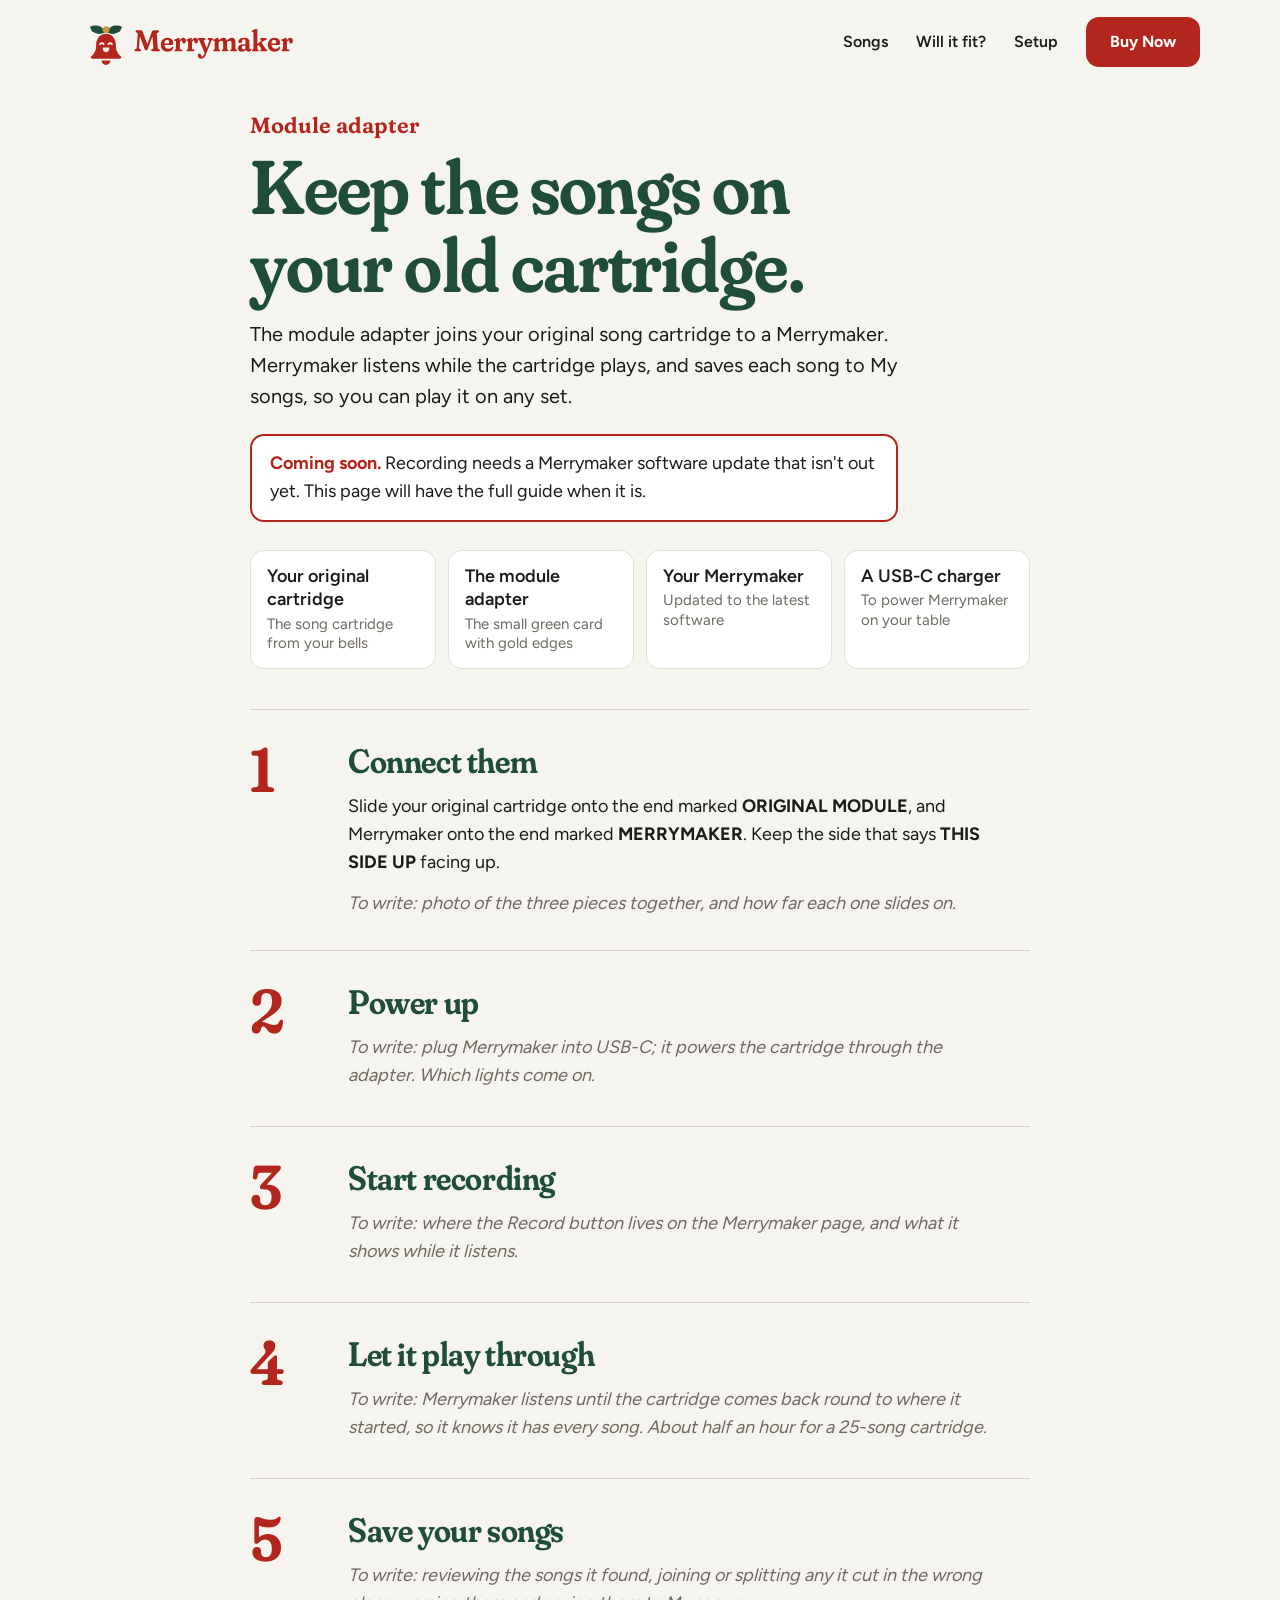
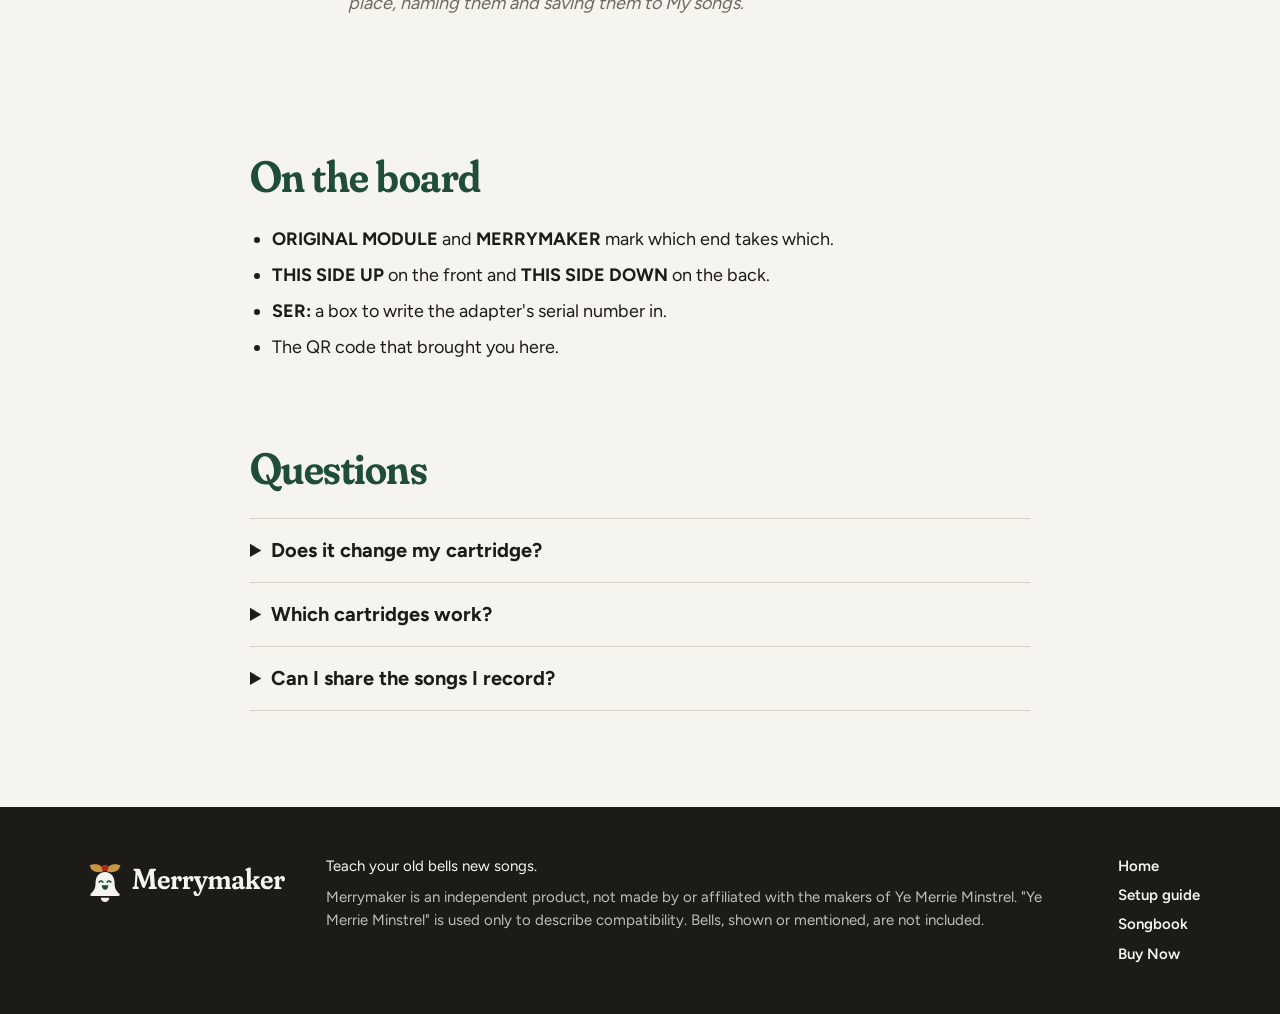
<file: module-adapter/index.html>
<!doctype html>
<html lang="en">
<head>
<meta charset="utf-8">
<script>(function(w,d,s,l,i){w[l]=w[l]||[];w[l].push({'gtm.start':new Date().getTime(),event:'gtm.js'});var f=d.getElementsByTagName(s)[0],j=d.createElement(s),dl=l!='dataLayer'?'&l='+l:'';j.async=true;j.src='https://www.googletagmanager.com/gtm.js?id='+i+dl;f.parentNode.insertBefore(j,f);})(window,document,'script','dataLayer','GTM-5VJ4SF43');</script>
<meta name="viewport" content="width=device-width,initial-scale=1">
<title>Merrymaker module adapter</title>
<!-- Outline page: the QR code on the module adapter board (R1) leads here. Kept out of search and the
     sitemap until it's written (build.py skips noindex pages). -->
<meta name="robots" content="noindex">
<meta name="description" content="Save the songs on your original song cartridge with Merrymaker and the module adapter.">
<link rel="canonical" href="https://merrymakerbells.com/module-adapter/">
<meta name="theme-color" content="#1f4d3a">
<meta property="og:type" content="article">
<meta property="og:url" content="https://merrymakerbells.com/module-adapter/">
<meta property="og:title" content="Merrymaker module adapter">
<meta property="og:description" content="Save the songs on your original song cartridge.">
<meta property="og:image" content="https://merrymakerbells.com/img/share.jpg">
<link rel="icon" href="/img/favicon.svg" type="image/svg+xml">
<link rel="apple-touch-icon" href="/apple-touch-icon.png">
<link rel="preload" href="/fonts/fraunces.woff2" as="font" type="font/woff2" crossorigin>
<link rel="stylesheet" href="/site.css">
<style>
.head{padding-top:24px;padding-bottom:40px}
.head h1{font-size:clamp(44px,6vw,76px);line-height:1.02;color:var(--evergreen);margin-bottom:16px}
.head .intro{margin-bottom:0}
.soon{margin-top:22px;background:var(--card);border:2px solid var(--cardinal);border-radius:14px;padding:14px 18px;max-width:36em}
.soon b{color:var(--cardinal)}
.need{display:grid;grid-template-columns:repeat(4,1fr);gap:12px;margin-top:28px}
.need li{background:var(--card);border:1px solid var(--line);border-radius:14px;padding:14px 16px;font-weight:600;line-height:1.3}
.need small{display:block;font-weight:400;color:var(--stone);font-size:15px;margin-top:3px}

.guide{counter-reset:step;padding-bottom:40px}
.step{counter-increment:step;display:grid;grid-template-columns:76px 1fr;gap:4px 22px;padding:32px 0;border-top:1px solid #d7d1c3}
.step::before{content:counter(step);grid-row:1/4;font-family:var(--font-display);font-weight:620;font-size:62px;line-height:.9;color:var(--cardinal);font-variation-settings:"opsz" 144}
.step>*{grid-column:2}
.step h2{font-size:clamp(26px,3vw,34px);line-height:1.15;color:var(--evergreen);margin-bottom:8px}
.step p{max-width:36em}
.step p+p{margin-top:10px}
.todo{color:var(--stone);font-style:italic}

.board{padding-top:48px;padding-bottom:24px}
.board h2,.faq h2{font-size:clamp(30px,4vw,44px);color:var(--evergreen);margin-bottom:16px}
.board ul{list-style:disc;padding-left:22px;display:grid;gap:8px;max-width:40em}

.faq{padding-top:48px;padding-bottom:96px}
.faq details{border-top:1px solid #d7d1c3}
.faq details:last-of-type{border-bottom:1px solid #d7d1c3}
.faq summary{cursor:pointer;font-weight:700;font-size:20px;padding:16px 0;list-style-position:inside}
.faq details>*:not(summary){max-width:40em;padding-bottom:12px}

@media (max-width:900px){.need{grid-template-columns:1fr 1fr}}
@media (max-width:640px){
  .step{grid-template-columns:1fr;padding:26px 0}
  .step>*{grid-column:1}
  .step::before{grid-row:auto;font-size:48px;margin-bottom:4px}
  .need{grid-template-columns:1fr}
  .faq summary{font-size:18px}
}
</style>
</head>
<body>
<noscript><iframe src="https://www.googletagmanager.com/ns.html?id=GTM-5VJ4SF43" height="0" width="0" style="display:none;visibility:hidden"></iframe></noscript>
<a class="skip" href="#main">Skip to content</a>

<header class="wrap topnav">
  <a class="home" href="/" aria-label="Merrymaker home"><img src="/img/lockup-horizontal.svg" alt="Merrymaker" width="220" height="52"></a>
  <nav aria-label="Main"><ul>
    <li><a href="/#songs">Songs</a></li>
    <li><a href="/#fit">Will it fit?</a></li>
    <li><a href="/setup/">Setup</a></li>
    <li><a class="btn primary" href="/buy/">Buy Now</a></li>
  </ul></nav>
</header>

<main id="main">
  <section class="wrap narrow head">
    <p class="kicker">Module adapter</p>
    <h1 class="display">Keep the songs on your old cartridge.</h1>
    <p class="intro">The module adapter joins your original song cartridge to a Merrymaker. Merrymaker listens while the cartridge plays, and saves each song to My songs, so you can play it on any set.</p>
    <p class="soon"><b>Coming soon.</b> Recording needs a Merrymaker software update that isn't out yet. This page will have the full guide when it is.</p>
    <ul class="need" aria-label="What you'll need">
      <li>Your original cartridge<small>The song cartridge from your bells</small></li>
      <li>The module adapter<small>The small green card with gold edges</small></li>
      <li>Your Merrymaker<small>Updated to the latest software</small></li>
      <li>A USB-C charger<small>To power Merrymaker on your table</small></li>
    </ul>
  </section>

  <div class="wrap narrow guide">
    <section class="step" aria-labelledby="s1">
      <h2 class="display" id="s1">Connect them</h2>
      <p>Slide your original cartridge onto the end marked <b>ORIGINAL MODULE</b>, and Merrymaker onto the end marked <b>MERRYMAKER</b>. Keep the side that says <b>THIS SIDE UP</b> facing up.</p>
      <p class="todo">To write: photo of the three pieces together, and how far each one slides on.</p>
    </section>

    <section class="step" aria-labelledby="s2">
      <h2 class="display" id="s2">Power up</h2>
      <p class="todo">To write: plug Merrymaker into USB-C; it powers the cartridge through the adapter. Which lights come on.</p>
    </section>

    <section class="step" aria-labelledby="s3">
      <h2 class="display" id="s3">Start recording</h2>
      <p class="todo">To write: where the Record button lives on the Merrymaker page, and what it shows while it listens.</p>
    </section>

    <section class="step" aria-labelledby="s4">
      <h2 class="display" id="s4">Let it play through</h2>
      <p class="todo">To write: Merrymaker listens until the cartridge comes back round to where it started, so it knows it has every song. About half an hour for a 25-song cartridge.</p>
    </section>

    <section class="step" aria-labelledby="s5">
      <h2 class="display" id="s5">Save your songs</h2>
      <p class="todo">To write: reviewing the songs it found, joining or splitting any it cut in the wrong place, naming them and saving them to My songs.</p>
    </section>
  </div>

  <section class="wrap narrow board" aria-labelledby="board">
    <h2 class="display" id="board">On the board</h2>
    <ul>
      <li><b>ORIGINAL MODULE</b> and <b>MERRYMAKER</b> mark which end takes which.</li>
      <li><b>THIS SIDE UP</b> on the front and <b>THIS SIDE DOWN</b> on the back.</li>
      <li><b>SER:</b> a box to write the adapter's serial number in.</li>
      <li>The QR code that brought you here.</li>
    </ul>
  </section>

  <section class="wrap narrow faq" aria-labelledby="faq">
    <h2 class="display" id="faq">Questions</h2>
    <details><summary>Does it change my cartridge?</summary>
      <p>No. Merrymaker only listens to what the cartridge plays. Nothing is written to it, and it goes back in your bells exactly as it was.</p>
    </details>
    <details><summary>Which cartridges work?</summary>
      <p class="todo">To write: the cartridges tested so far.</p>
    </details>
    <details><summary>Can I share the songs I record?</summary>
      <p class="todo">To write.</p>
    </details>
  </section>
</main>

<footer class="on-dark">
  <div class="wrap">
    <img class="logo" src="/img/lockup-horizontal-paper.svg" alt="Merrymaker" width="212" height="50">
    <div>
      <p>Teach your old bells new songs.</p>
      <p class="dim">Merrymaker is an independent product, not made by or affiliated with the makers of Ye Merrie Minstrel. "Ye Merrie Minstrel" is used only to describe compatibility. Bells, shown or mentioned, are not included.</p>
    </div>
    <nav aria-label="Footer"><ul>
      <li><a href="/">Home</a></li>
      <li><a href="/setup/">Setup guide</a></li>
      <li><a href="/#songs">Songbook</a></li>
      <li><a href="/buy/">Buy Now</a></li>
    </ul></nav>
  </div>
</footer>
</body>
</html>
</file>
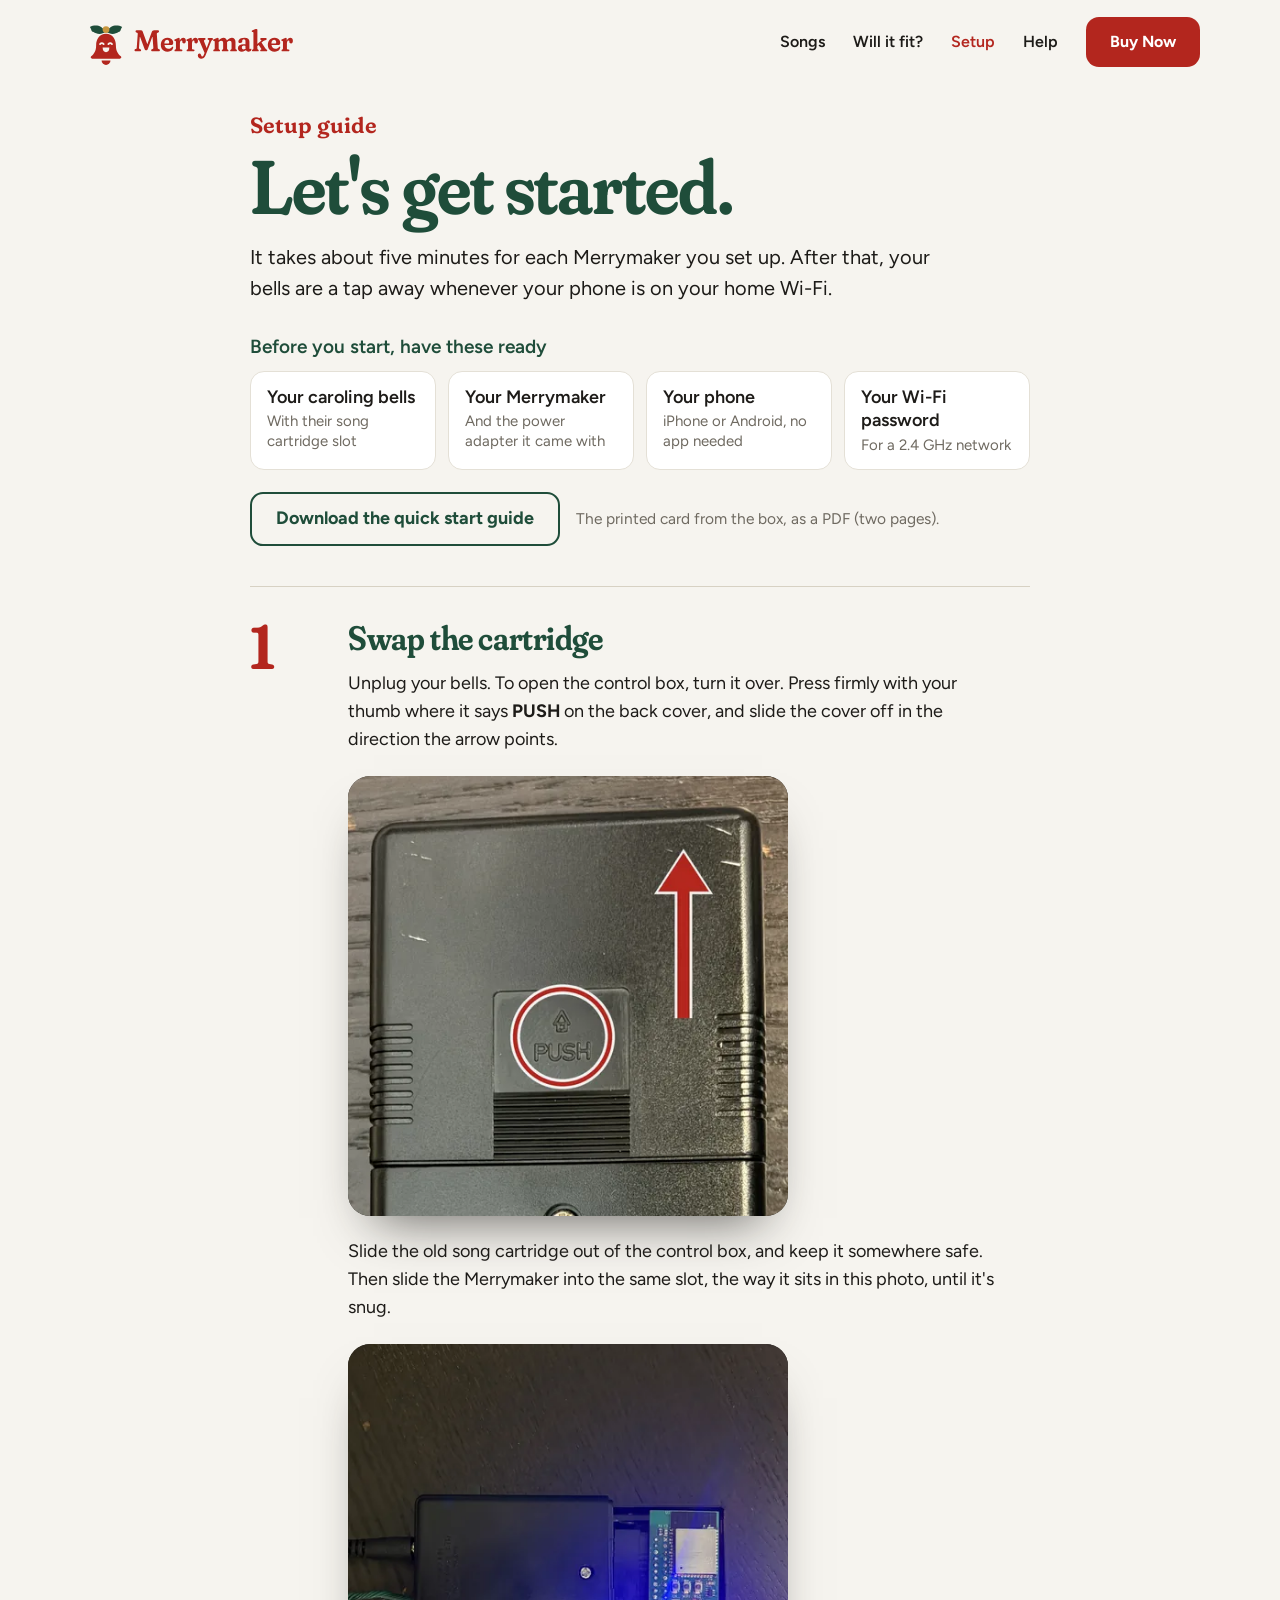
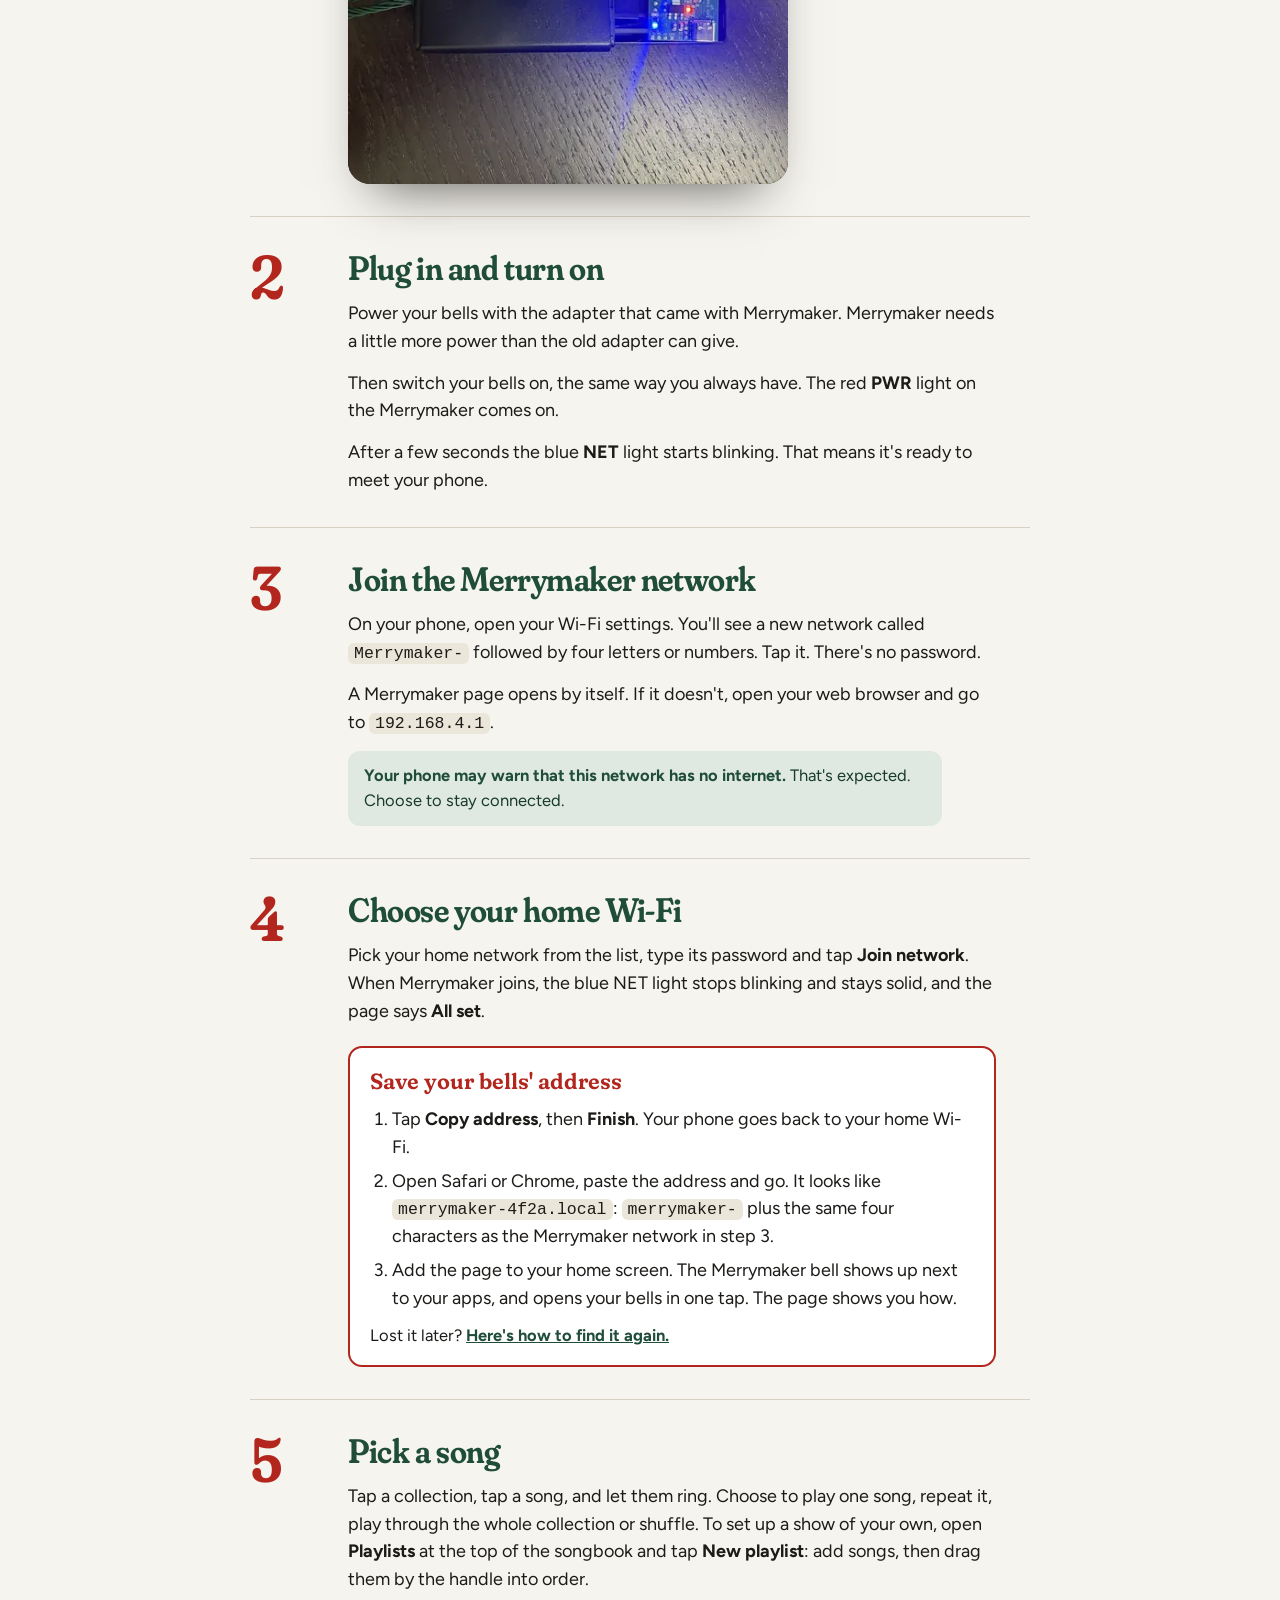
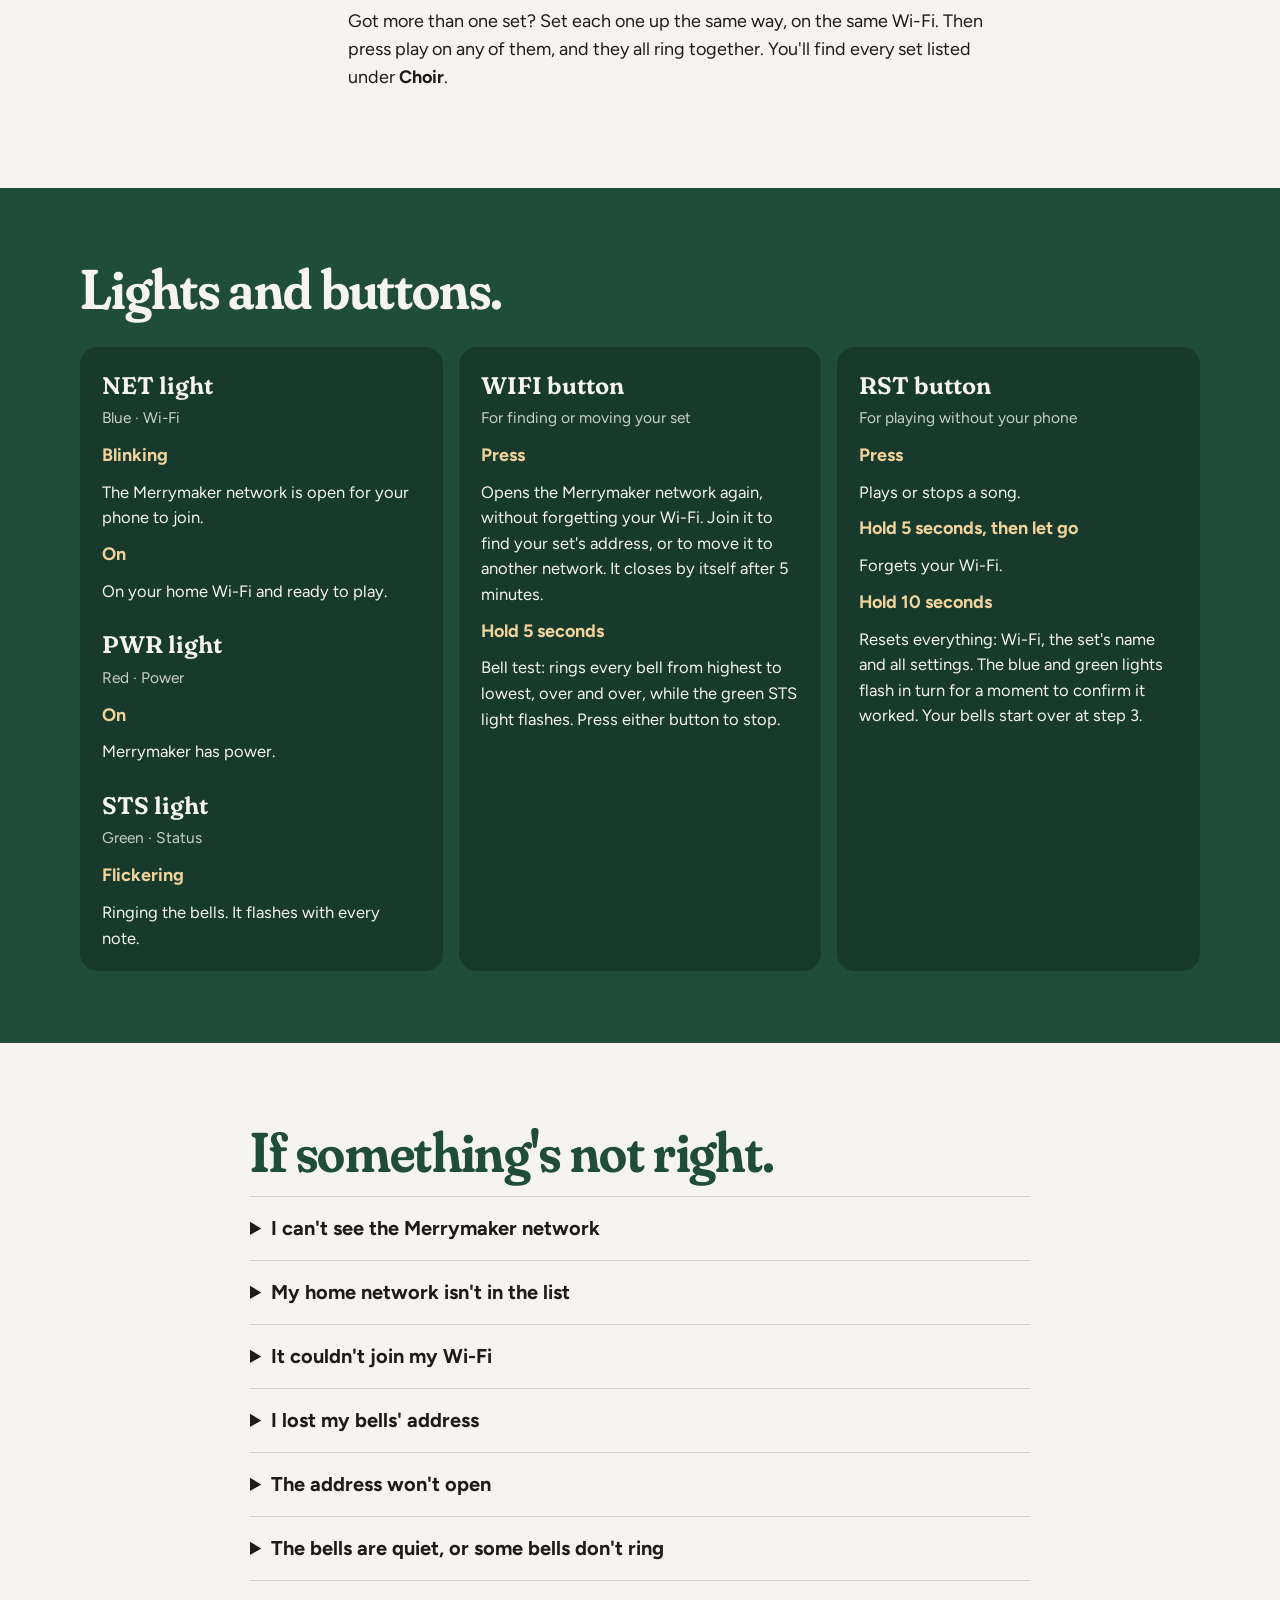
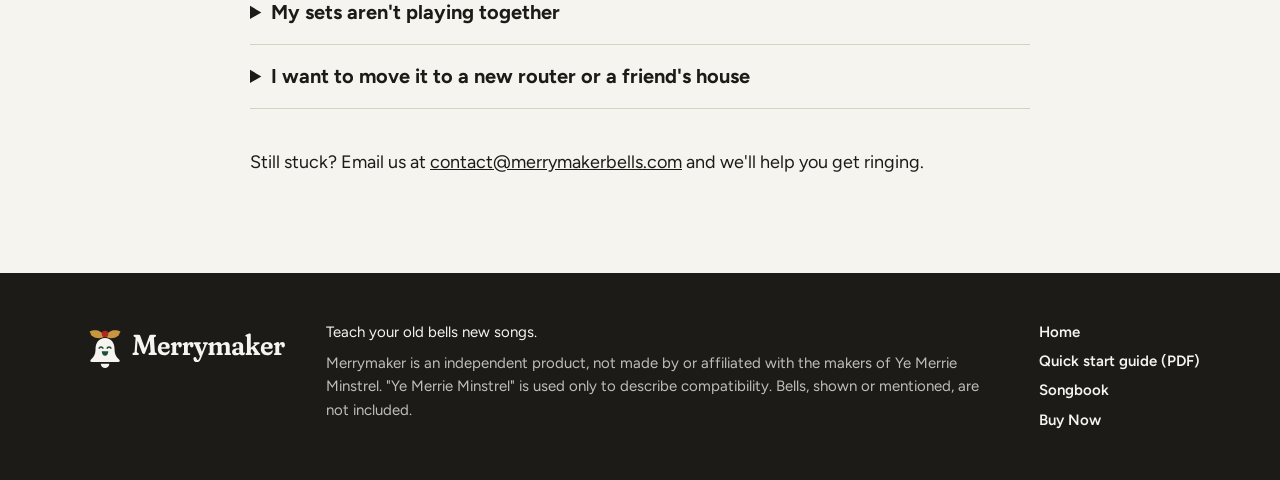
<file: setup/index.html>
<!doctype html>
<html lang="en">
<head>
<meta charset="utf-8">
<script>(function(w,d,s,l,i){w[l]=w[l]||[];w[l].push({'gtm.start':new Date().getTime(),event:'gtm.js'});var f=d.getElementsByTagName(s)[0],j=d.createElement(s),dl=l!='dataLayer'?'&l='+l:'';j.async=true;j.src='https://www.googletagmanager.com/gtm.js?id='+i+dl;f.parentNode.insertBefore(j,f);})(window,document,'script','dataLayer','GTM-5VJ4SF43');</script>
<meta name="viewport" content="width=device-width,initial-scale=1">
<title>Set up your Merrymaker</title>
<meta name="description" content="Put your Merrymaker in your caroling bells and get it on Wi-Fi in a few minutes. Lights, buttons and what to do if something goes wrong.">
<link rel="canonical" href="https://merrymakerbells.com/setup/">
<meta name="theme-color" content="#1f4d3a">
<meta property="og:type" content="article">
<meta property="og:url" content="https://merrymakerbells.com/setup/">
<meta property="og:title" content="Set up your Merrymaker">
<meta property="og:description" content="From the box to ringing bells in a few minutes.">
<meta property="og:image" content="https://merrymakerbells.com/img/share.jpg">
<link rel="icon" href="/img/favicon.svg" type="image/svg+xml">
<link rel="apple-touch-icon" href="/apple-touch-icon.png">
<link rel="preload" href="/fonts/fraunces.woff2" as="font" type="font/woff2" crossorigin>
<link rel="stylesheet" href="/site.css">
<style>
.head{padding-top:24px;padding-bottom:40px}
.head h1{font-size:clamp(44px,6vw,76px);line-height:1.02;color:var(--evergreen);margin-bottom:16px}
.head .intro{margin-bottom:0}
.need-h{margin-top:28px;font-size:19px;font-weight:600;color:var(--evergreen)}
.need{display:grid;grid-template-columns:repeat(4,1fr);gap:12px;margin-top:10px}
.need li{background:var(--card);border:1px solid var(--line);border-radius:14px;padding:14px 16px;font-weight:600;line-height:1.3}
.need small{display:block;font-weight:400;color:var(--stone);font-size:15px;margin-top:3px}
.quick{display:flex;flex-wrap:wrap;align-items:center;gap:10px 16px;margin-top:22px}
.quick span{color:var(--stone);font-size:15.5px}

.guide{counter-reset:step;padding-bottom:40px}
.step{counter-increment:step;display:grid;grid-template-columns:76px 1fr;gap:4px 22px;padding:32px 0;border-top:1px solid #d7d1c3}
.step::before{content:counter(step);grid-row:1/4;font-family:var(--font-display);font-weight:620;font-size:62px;line-height:.9;color:var(--cardinal);font-variation-settings:"opsz" 144}
.step>*{grid-column:2}
.step h2{font-size:clamp(26px,3vw,34px);line-height:1.15;color:var(--evergreen);margin-bottom:8px}
.step p,.step li{max-width:36em}
.step p+p,.step p+ul,.step ul+p{margin-top:10px}
.step ul{display:grid;gap:6px;padding-left:20px;list-style:disc}
.step figure{margin-top:18px;max-width:440px}
.step figure+p{margin-top:18px}
.step .photo{aspect-ratio:1}
.key{margin-top:16px;background:var(--card);border:2px solid var(--cardinal);border-radius:14px;padding:16px 20px;max-width:36em}
.key h3{font-family:var(--font-display);font-weight:620;font-size:22px;color:var(--cardinal);margin-bottom:8px;font-variation-settings:"opsz" 30}
.key ol{list-style:decimal;padding-left:22px;display:grid;gap:6px}
.key p{margin-top:10px;font-size:16.5px}
.key a{color:var(--evergreen);font-weight:700}
.tip{margin-top:14px;background:#dfe9e2;color:var(--evergreen-deep);border-radius:12px;padding:12px 16px;font-size:16.5px;max-width:36em}
.tip b{color:var(--evergreen)}
code,.mono{font-family:ui-monospace,"SF Mono",Menlo,Consolas,monospace;font-size:.92em;background:var(--paper-deep);padding:1px 6px;border-radius:6px;white-space:nowrap}

.panel{background:var(--evergreen);color:var(--paper);padding:72px 0;margin-top:24px}
.panel h2.title{margin-bottom:28px}
.parts{display:grid;grid-template-columns:repeat(3,1fr);gap:16px}
.part{background:var(--evergreen-deep);border-radius:18px;padding:20px 22px}
.part h3{font-family:var(--font-display);font-weight:620;font-size:24px;margin-bottom:2px;font-variation-settings:"opsz" 30}
.part .what{opacity:.8;font-size:15.5px;margin-bottom:12px}
.part dl{display:grid;gap:10px}
.part dt{font-weight:700;color:#f0d29a}
.part dd{font-size:16.5px}

.trouble{padding-top:80px;padding-bottom:96px}
.trouble details{border-top:1px solid #d7d1c3}
.trouble details:last-of-type{border-bottom:1px solid #d7d1c3}
.trouble summary{cursor:pointer;font-weight:700;font-size:20px;padding:16px 0;list-style-position:inside}
.trouble details>*:not(summary){max-width:40em}
.trouble details p{padding-bottom:12px}
.trouble details ul{list-style:disc;padding:0 0 16px 22px;display:grid;gap:6px}
.trouble .more{margin-top:40px}

@media (max-width:900px){
  .need{grid-template-columns:1fr 1fr}
  .parts{grid-template-columns:1fr}
}
@media (max-width:640px){
  .step{grid-template-columns:1fr;padding:26px 0}
  .step>*{grid-column:1}
  .step::before{grid-row:auto;font-size:48px;margin-bottom:4px}
  .need{grid-template-columns:1fr}
  .panel{padding:52px 0}
  .trouble{padding-top:56px;padding-bottom:64px}
  .trouble summary{font-size:18px}
}
</style>
</head>
<body>
<noscript><iframe src="https://www.googletagmanager.com/ns.html?id=GTM-5VJ4SF43" height="0" width="0" style="display:none;visibility:hidden"></iframe></noscript>
<a class="skip" href="#main">Skip to content</a>

<header class="wrap topnav">
  <a class="home" href="/" aria-label="Merrymaker home"><img src="/img/lockup-horizontal.svg" alt="Merrymaker" width="220" height="52"></a>
  <nav aria-label="Main"><ul>
    <li><a href="/#songs">Songs</a></li>
    <li><a href="/#fit">Will it fit?</a></li>
    <li><a href="/setup/" aria-current="page">Setup</a></li>
    <li><a href="#trouble">Help</a></li>
    <li><a class="btn primary" href="/buy/">Buy Now</a></li>
  </ul></nav>
</header>

<main id="main">
  <section class="wrap narrow head">
    <p class="kicker">Setup guide</p>
    <h1 class="display">Let's get started.</h1>
    <p class="intro">It takes about five minutes for each Merrymaker you set up. After that, your bells are a tap away whenever your phone is on your home Wi-Fi.</p>
    <h2 class="need-h" id="need">Before you start, have these ready</h2>
    <ul class="need" aria-labelledby="need">
      <li>Your caroling bells<small>With their song cartridge slot</small></li>
      <li>Your Merrymaker<small>And the power adapter it came with</small></li>
      <li>Your phone<small>iPhone or Android, no app needed</small></li>
      <li>Your Wi-Fi password<small>For a 2.4 GHz network</small></li>
    </ul>
    <p class="quick"><a class="btn quiet" href="/merrymaker-quick-start.pdf" download>Download the quick start guide</a><span>The printed card from the box, as a PDF (two pages).</span></p>
  </section>

  <div class="wrap narrow guide">
    <section class="step" aria-labelledby="s1">
      <h2 class="display" id="s1">Swap the cartridge</h2>
      <p>Unplug your bells. To open the control box, turn it over. Press firmly with your thumb where it says <b>PUSH</b> on the back cover, and slide the cover off in the direction the arrow points.</p>
      <figure>
        <div class="photo"><img src="/img/cover-900.webp" srcset="/img/cover-480.webp 480w, /img/cover-900.webp 900w" sizes="(max-width:640px) 92vw, 440px" width="1291" height="1291" alt="The back of the bells' control box, with a ring around the PUSH tab on the cover and an arrow showing the cover slides off away from the box" loading="lazy"></div>
      </figure>
      <p>Slide the old song cartridge out of the control box, and keep it somewhere safe. Then slide the Merrymaker into the same slot, the way it sits in this photo, until it's snug.</p>
      <figure>
        <div class="photo"><img src="/img/slot-900.webp" srcset="/img/slot-480.webp 480w, /img/slot-900.webp 900w" sizes="(max-width:640px) 92vw, 440px" width="1600" height="1600" alt="A Merrymaker seated in the cartridge slot of the bells' control box, lights on" loading="lazy"></div>
      </figure>
    </section>

    <section class="step" aria-labelledby="s2">
      <h2 class="display" id="s2">Plug in and turn on</h2>
      <p>Power your bells with the adapter that came with Merrymaker. Merrymaker needs a little more power than the old adapter can give.</p>
      <p>Then switch your bells on, the same way you always have. The red <b>PWR</b> light on the Merrymaker comes on.</p>
      <p>After a few seconds the blue <b>NET</b> light starts blinking. That means it's ready to meet your phone.</p>
    </section>

    <section class="step" aria-labelledby="s3">
      <h2 class="display" id="s3">Join the Merrymaker network</h2>
      <p>On your phone, open your Wi-Fi settings. You'll see a new network called <span class="mono">Merrymaker-</span> followed by four letters or numbers. Tap it. There's no password.</p>
      <p>A Merrymaker page opens by itself. If it doesn't, open your web browser and go to <span class="mono">192.168.4.1</span>.</p>
      <p class="tip"><b>Your phone may warn that this network has no internet.</b> That's expected. Choose to stay connected.</p>
    </section>

    <section class="step" aria-labelledby="s4">
      <h2 class="display" id="s4">Choose your home Wi-Fi</h2>
      <p>Pick your home network from the list, type its password and tap <b>Join network</b>. When Merrymaker joins, the blue NET light stops blinking and stays solid, and the page says <b>All set</b>.</p>
      <div class="key">
        <h3>Save your bells' address</h3>
        <ol>
          <li>Tap <b>Copy address</b>, then <b>Finish</b>. Your phone goes back to your home Wi-Fi.</li>
          <li>Open Safari or Chrome, paste the address and go. It looks like <span class="mono">merrymaker-4f2a.local</span>: <span class="mono">merrymaker-</span> plus the same four characters as the Merrymaker network in step 3.</li>
          <li>Add the page to your home screen. The Merrymaker bell shows up next to your apps, and opens your bells in one tap. The page shows you how.</li>
        </ol>
        <p>Lost it later? <a href="#lost">Here's how to find it again.</a></p>
      </div>
    </section>

    <section class="step" aria-labelledby="s5">
      <h2 class="display" id="s5">Pick a song</h2>
      <p>Tap a collection, tap a song, and let them ring. Choose to play one song, repeat it, play through the whole collection or shuffle. To set up a show of your own, open <b>Playlists</b> at the top of the songbook and tap <b>New playlist</b>: add songs, then drag them by the handle into order.</p>
      <p>Got more than one set? Set each one up the same way, on the same Wi-Fi. Then press play on any of them, and they all ring together. You'll find every set listed under <b>Choir</b>.</p>
    </section>
  </div>

  <section class="panel on-dark" aria-labelledby="parts-title">
    <div class="wrap">
      <h2 class="title display" id="parts-title">Lights and buttons.</h2>
      <div class="parts">
        <div class="part">
          <h3>NET light</h3>
          <p class="what">Blue · Wi-Fi</p>
          <dl>
            <dt>Blinking</dt><dd>The Merrymaker network is open for your phone to join.</dd>
            <dt>On</dt><dd>On your home Wi-Fi and ready to play.</dd>
          </dl>
          <h3 style="margin-top:22px">PWR light</h3>
          <p class="what">Red · Power</p>
          <dl><dt>On</dt><dd>Merrymaker has power.</dd></dl>
          <h3 style="margin-top:22px">STS light</h3>
          <p class="what">Green · Status</p>
          <dl><dt>Flickering</dt><dd>Ringing the bells. It flashes with every note.</dd></dl>
        </div>
        <div class="part">
          <h3>WIFI button</h3>
          <p class="what">For finding or moving your set</p>
          <dl>
            <dt>Press</dt><dd>Opens the Merrymaker network again, without forgetting your Wi-Fi. Join it to find your set's address, or to move it to another network. It closes by itself after 5 minutes.</dd>
            <dt>Hold 5 seconds</dt><dd>Bell test: rings every bell from highest to lowest, over and over, while the green STS light flashes. Press either button to stop.</dd>
          </dl>
        </div>
        <div class="part">
          <h3>RST button</h3>
          <p class="what">For playing without your phone</p>
          <dl>
            <dt>Press</dt><dd>Plays or stops a song.</dd>
            <dt>Hold 5 seconds, then let go</dt><dd>Forgets your Wi-Fi.</dd>
            <dt>Hold 10 seconds</dt><dd>Resets everything: Wi-Fi, the set's name and all settings. The blue and green lights flash in turn for a moment to confirm it worked. Your bells start over at step 3.</dd>
          </dl>
        </div>
      </div>
    </div>
  </section>

  <section class="wrap narrow trouble" id="trouble" aria-labelledby="trouble-title">
    <h2 class="title display" id="trouble-title">If something's not right.</h2>
    <details><summary>I can't see the Merrymaker network</summary>
      <ul>
        <li>Check the blue NET light is blinking. If it's on steadily, your set is already on Wi-Fi: press the WIFI button to open the network again.</li>
        <li>If the red PWR light doesn't come on, check your bells are switched on, the adapter is plugged in at both ends and the Merrymaker is pushed fully into its slot.</li>
        <li>Give it 30 seconds after plugging in, then refresh the Wi-Fi list on your phone.</li>
      </ul>
    </details>
    <details><summary>My home network isn't in the list</summary>
      <p>Merrymaker uses 2.4 GHz Wi-Fi, the kind almost every home router has. If your router splits its networks by band, choose the one that doesn't end in "5G". Move the bells closer to the router if the network is weak.</p>
    </details>
    <details><summary>It couldn't join my Wi-Fi</summary>
      <p>Usually the password was mistyped. If Merrymaker can't join, the Merrymaker network comes back by itself after about 20 seconds. Join it again and re-enter the password. Passwords are case-sensitive.</p>
    </details>
    <details id="lost"><summary>I lost my bells' address</summary>
      <ul>
        <li>Try <span class="mono">merrymaker-</span> plus the four characters from the Merrymaker network name, then <span class="mono">.local</span>. For <span class="mono">Merrymaker-4F2A</span> that's <span class="mono">merrymaker-4f2a.local</span>. If you renamed your set, use its new name instead.</li>
        <li>Or press the WIFI button on the Merrymaker, join the Merrymaker network on your phone, and the page shows the address again, along with its number address. Your Wi-Fi settings aren't changed.</li>
        <li>Your router's app or device list also shows it, named <span class="mono">merrymaker-</span> and four characters.</li>
      </ul>
    </details>
    <details><summary>The address won't open</summary>
      <ul>
        <li>Make sure your phone is back on your home Wi-Fi, not the Merrymaker network or mobile data.</li>
        <li>Try the number address shown under <b>All set</b> instead, such as <span class="mono">192.168.1.42</span>. Some phones and computers don't understand the <span class="mono">.local</span> name.</li>
      </ul>
    </details>
    <details><summary>The bells are quiet, or some bells don't ring</summary>
      <ul>
        <li>Use the adapter that came with Merrymaker. The original one doesn't give enough power.</li>
        <li>Open <b>Bells</b> on the Merrymaker page and tap each bell to test it. A bell that never rings may need its hammer or plug checked on the bells themselves.</li>
      </ul>
    </details>
    <details><summary>My sets aren't playing together</summary>
      <p>Each set needs to be on the same Wi-Fi network. Open <b>Choir</b> on any set's page to see which sets it can find. Guest networks and mesh systems that keep devices apart can stop sets from hearing each other.</p>
    </details>
    <details><summary>I want to move it to a new router or a friend's house</summary>
      <p>Press the WIFI button, join the Merrymaker network and pick the new network. Or hold the RST button for 5 seconds, then let go, to forget the old network and start setup again.</p>
    </details>
    <p class="more">Still stuck? Email us at <a href="mailto:contact@merrymakerbells.com">contact@merrymakerbells.com</a> and we'll help you get ringing.</p>
  </section>
</main>

<footer class="on-dark">
  <div class="wrap">
    <img class="logo" src="/img/lockup-horizontal-paper.svg" alt="Merrymaker" width="212" height="50">
    <div>
      <p>Teach your old bells new songs.</p>
      <p class="dim">Merrymaker is an independent product, not made by or affiliated with the makers of Ye Merrie Minstrel. "Ye Merrie Minstrel" is used only to describe compatibility. Bells, shown or mentioned, are not included.</p>
    </div>
    <nav aria-label="Footer"><ul>
      <li><a href="/">Home</a></li>
      <li><a href="/merrymaker-quick-start.pdf" download>Quick start guide (PDF)</a></li>
      <li><a href="/#songs">Songbook</a></li>
      <li><a href="/buy/">Buy Now</a></li>
    </ul></nav>
  </div>
</footer>
<script>
// Open a troubleshooting answer when a link points at it (e.g. #lost from step 4).
function openHash(){var d=location.hash&&document.getElementById(location.hash.slice(1));if(d&&d.tagName==="DETAILS")d.open=true}
addEventListener("hashchange",openHash);openHash();
</script>
</body>
</html>
</file>
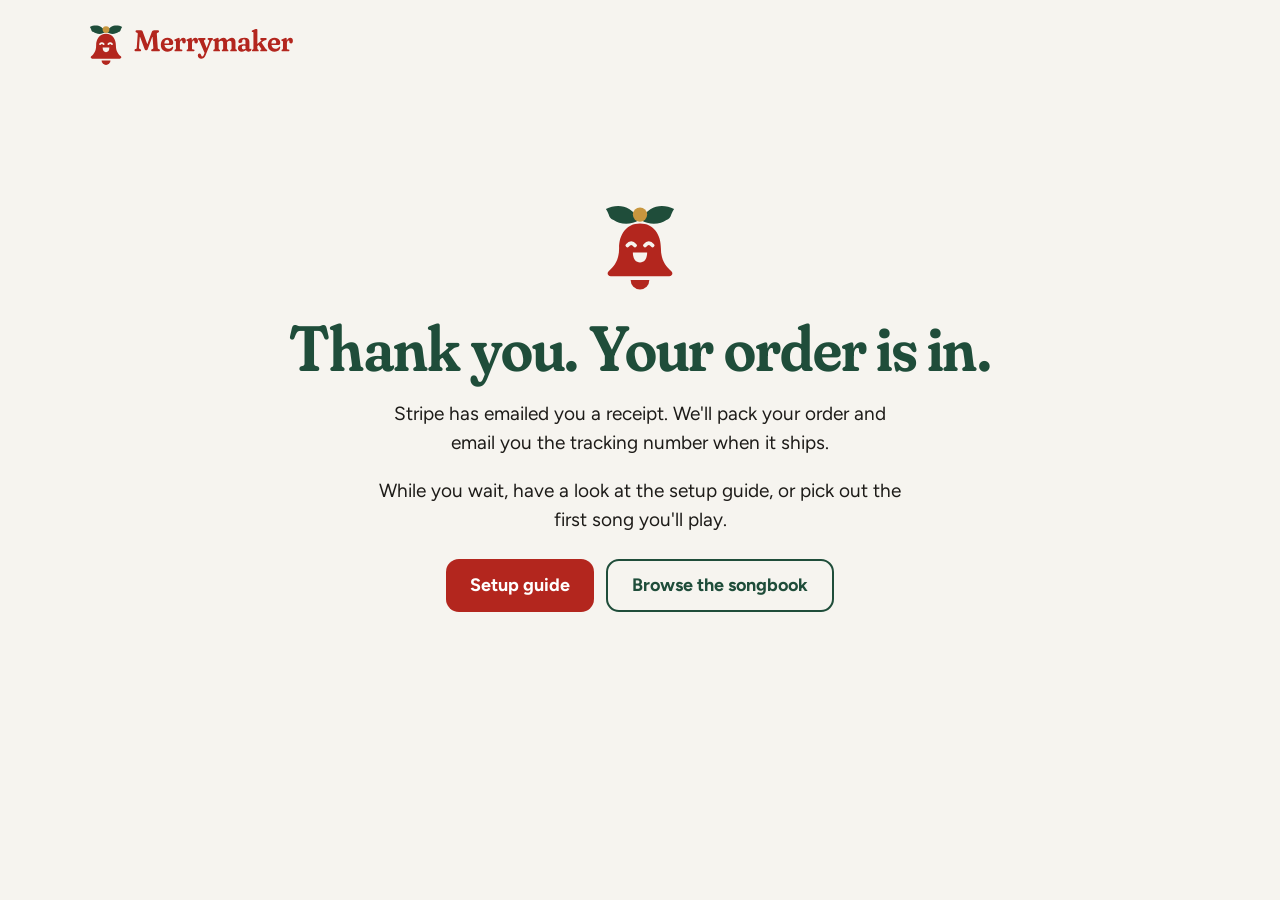
<file: buy/thanks/index.html>
<!doctype html>
<html lang="en">
<head>
<meta charset="utf-8">
<script>(function(w,d,s,l,i){w[l]=w[l]||[];w[l].push({'gtm.start':new Date().getTime(),event:'gtm.js'});var f=d.getElementsByTagName(s)[0],j=d.createElement(s),dl=l!='dataLayer'?'&l='+l:'';j.async=true;j.src='https://www.googletagmanager.com/gtm.js?id='+i+dl;f.parentNode.insertBefore(j,f);})(window,document,'script','dataLayer','GTM-5VJ4SF43');</script>
<meta name="viewport" content="width=device-width,initial-scale=1">
<title>Thank you · Merrymaker</title>
<!-- Stripe's Payment Link sends buyers here after they pay (set "After payment" to this URL in Stripe).
     Never indexed: it's only meaningful straight after checkout. -->
<meta name="robots" content="noindex">
<link rel="icon" href="/img/favicon.svg" type="image/svg+xml">
<link rel="preload" href="/fonts/fraunces.woff2" as="font" type="font/woff2" crossorigin>
<link rel="stylesheet" href="/site.css">
<style>
.done{min-height:70vh;display:grid;place-content:center;justify-items:center;text-align:center;gap:18px;padding:40px var(--gutter)}
.done img{width:110px;animation:sway 3s ease-in-out infinite;transform-origin:50% 26%}
.done h1{font-size:clamp(40px,6vw,64px);line-height:1.05;color:var(--evergreen)}
.done p{font-size:19px;max-width:28em}
.done .cta{display:flex;flex-wrap:wrap;gap:12px;justify-content:center;margin-top:6px}
@keyframes sway{0%,100%{transform:rotate(-4deg)}50%{transform:rotate(4deg)}}
@media (prefers-reduced-motion:reduce){.done img{animation:none}}
</style>
</head>
<body>
<noscript><iframe src="https://www.googletagmanager.com/ns.html?id=GTM-5VJ4SF43" height="0" width="0" style="display:none;visibility:hidden"></iframe></noscript>
<header class="wrap topnav">
  <a class="home" href="/" aria-label="Merrymaker home"><img src="/img/lockup-horizontal.svg" alt="Merrymaker" width="220" height="52"></a>
</header>
<main class="done">
  <img src="/img/mark.svg" alt="" width="110" height="110">
  <h1 class="display">Thank you. Your order is in.</h1>
  <p>Stripe has emailed you a receipt. We'll pack your order and email you the tracking number when it ships.</p>
  <p>While you wait, have a look at the setup guide, or pick out the first song you'll play.</p>
  <div class="cta"><a class="btn primary" href="/setup/">Setup guide</a><a class="btn quiet" href="/#songs">Browse the songbook</a></div>
</main>
</body>
</html>
</file>
<file: site.css>
/* merrymakerbells.com. Colors match branding/tokens.css. */
@font-face{font-family:"Fraunces";src:url("/fonts/fraunces.woff2") format("woff2");font-weight:500 700;font-display:swap}
@font-face{font-family:"Figtree";src:url("/fonts/figtree.woff2") format("woff2");font-weight:400 800;font-display:swap}
:root{
  --cardinal:#b3261e;--cardinal-dark:#8f1d17;--evergreen:#1f4d3a;--evergreen-deep:#173a2c;--brass:#c8963e;
  --paper:#f6f4ef;--paper-deep:#ebe6da;--ink:#1d1b18;--stone:#6f6a61;--line:#e4e0d6;--card:#fff;
  --font-display:"Fraunces",Georgia,serif;
  --font-text:"Figtree",-apple-system,"Segoe UI",Roboto,sans-serif;
  --gutter:40px;
}
*{box-sizing:border-box}
html{scroll-behavior:smooth;-webkit-text-size-adjust:100%;scroll-padding-top:16px}
body{margin:0;background:var(--paper);color:var(--ink);font:400 18px/1.55 var(--font-text)}
img,svg{display:block;max-width:100%;height:auto}
h1,h2,h3,p,ul,ol,figure,dl,dd{margin:0}
ul,ol{padding:0;list-style:none}
a{color:inherit}
a:hover{color:var(--cardinal)}
button{font:inherit;color:inherit;cursor:pointer;border:0;background:none;padding:0}
:focus-visible{outline:3px solid var(--cardinal);outline-offset:3px;border-radius:4px}
.on-dark :focus-visible{outline-color:var(--paper)}
.on-dark a:hover{color:#fff}
.display{font-family:var(--font-display);font-weight:620;font-variation-settings:"opsz" 144;letter-spacing:-.012em;text-wrap:balance}
.wrap{max-width:1200px;margin:0 auto;padding:0 var(--gutter)}
.narrow{max-width:860px}
.sr{position:absolute;width:1px;height:1px;overflow:hidden;clip:rect(0 0 0 0);white-space:nowrap}
.skip{position:absolute;left:12px;top:-60px;z-index:9;background:var(--ink);color:var(--paper);padding:10px 16px;border-radius:10px;font-weight:700}
.skip:focus{top:12px}
.draftbar{background:var(--brass);color:var(--ink);text-align:center;font-size:14px;font-weight:700;padding:7px 16px}

.btn{display:inline-flex;align-items:center;justify-content:center;gap:9px;min-height:50px;padding:11px 24px;border-radius:13px;font-weight:700;text-decoration:none;text-align:center;transition:transform .12s ease,background .12s}
.btn:hover{transform:translateY(-2px)}
.btn:active{transform:none}
.btn.primary{background:var(--cardinal);color:#fff}
.btn.primary:hover{background:var(--cardinal-dark);color:#fff}
.btn.quiet{border:2px solid var(--evergreen);color:var(--evergreen)}
.btn.quiet:hover{background:var(--evergreen);color:var(--paper)}
.btn.light{background:var(--paper);color:var(--ink)}
.btn.light:hover{color:var(--ink);background:#fff}
.btn svg{width:18px;height:18px;flex:none}

h2.title{font-size:clamp(34px,4.4vw,56px);line-height:1.05;color:var(--evergreen);margin-bottom:14px}
.on-dark h2.title{color:var(--paper)}
.intro{font-size:20px;max-width:34em;margin-bottom:36px}
.kicker{font-family:var(--font-display);font-size:22px;font-weight:620;color:var(--cardinal);font-variation-settings:"opsz" 30;margin-bottom:6px}
.fine{font-size:15.5px;color:var(--stone)}
.on-dark .fine{color:inherit;opacity:.85}

/* Header */
.topnav{display:flex;align-items:center;justify-content:space-between;gap:24px;padding-top:16px;padding-bottom:16px}
.topnav .home img{height:52px;width:auto}
.topnav ul{display:flex;align-items:center;gap:28px;font-weight:600;font-size:16px}
.topnav ul a:not(.btn){text-decoration:none}
.topnav ul a[aria-current]{color:var(--cardinal)}
.topnav ul a.btn[aria-current]{color:#fff}

/* Photos */
.photo{border-radius:22px;overflow:hidden;background:#24221e;box-shadow:0 28px 50px -26px rgba(29,27,24,.7)}
.photo img{width:100%;height:100%;object-fit:cover}
.photo-cap{font-size:15px;color:var(--stone);margin-top:10px}

/* Footer */
footer{background:var(--ink);color:var(--paper);padding:48px 0;font-size:15px}
footer .wrap{display:grid;grid-template-columns:auto 1fr auto;gap:40px;align-items:start}
footer .logo{height:50px;width:auto}
footer p+p{margin-top:8px}
footer .dim{opacity:.75}
footer nav ul{display:grid;gap:6px;font-weight:600}
footer nav a{text-decoration:none}

@media (max-width:900px){
  body{font-size:17px}
  footer .wrap{grid-template-columns:1fr;gap:22px}
}
@media (max-width:640px){
  :root{--gutter:16px}
  .topnav ul li:not(:last-child){display:none}
  .topnav .home img{height:42px}
  .topnav .btn{min-height:44px;padding:8px 16px;font-size:15px}
  .intro{font-size:18.5px;margin-bottom:28px}
}
@media (prefers-reduced-motion:reduce){
  html{scroll-behavior:auto}
  .btn{transition:none}
  .btn:hover{transform:none}
}
</file>
